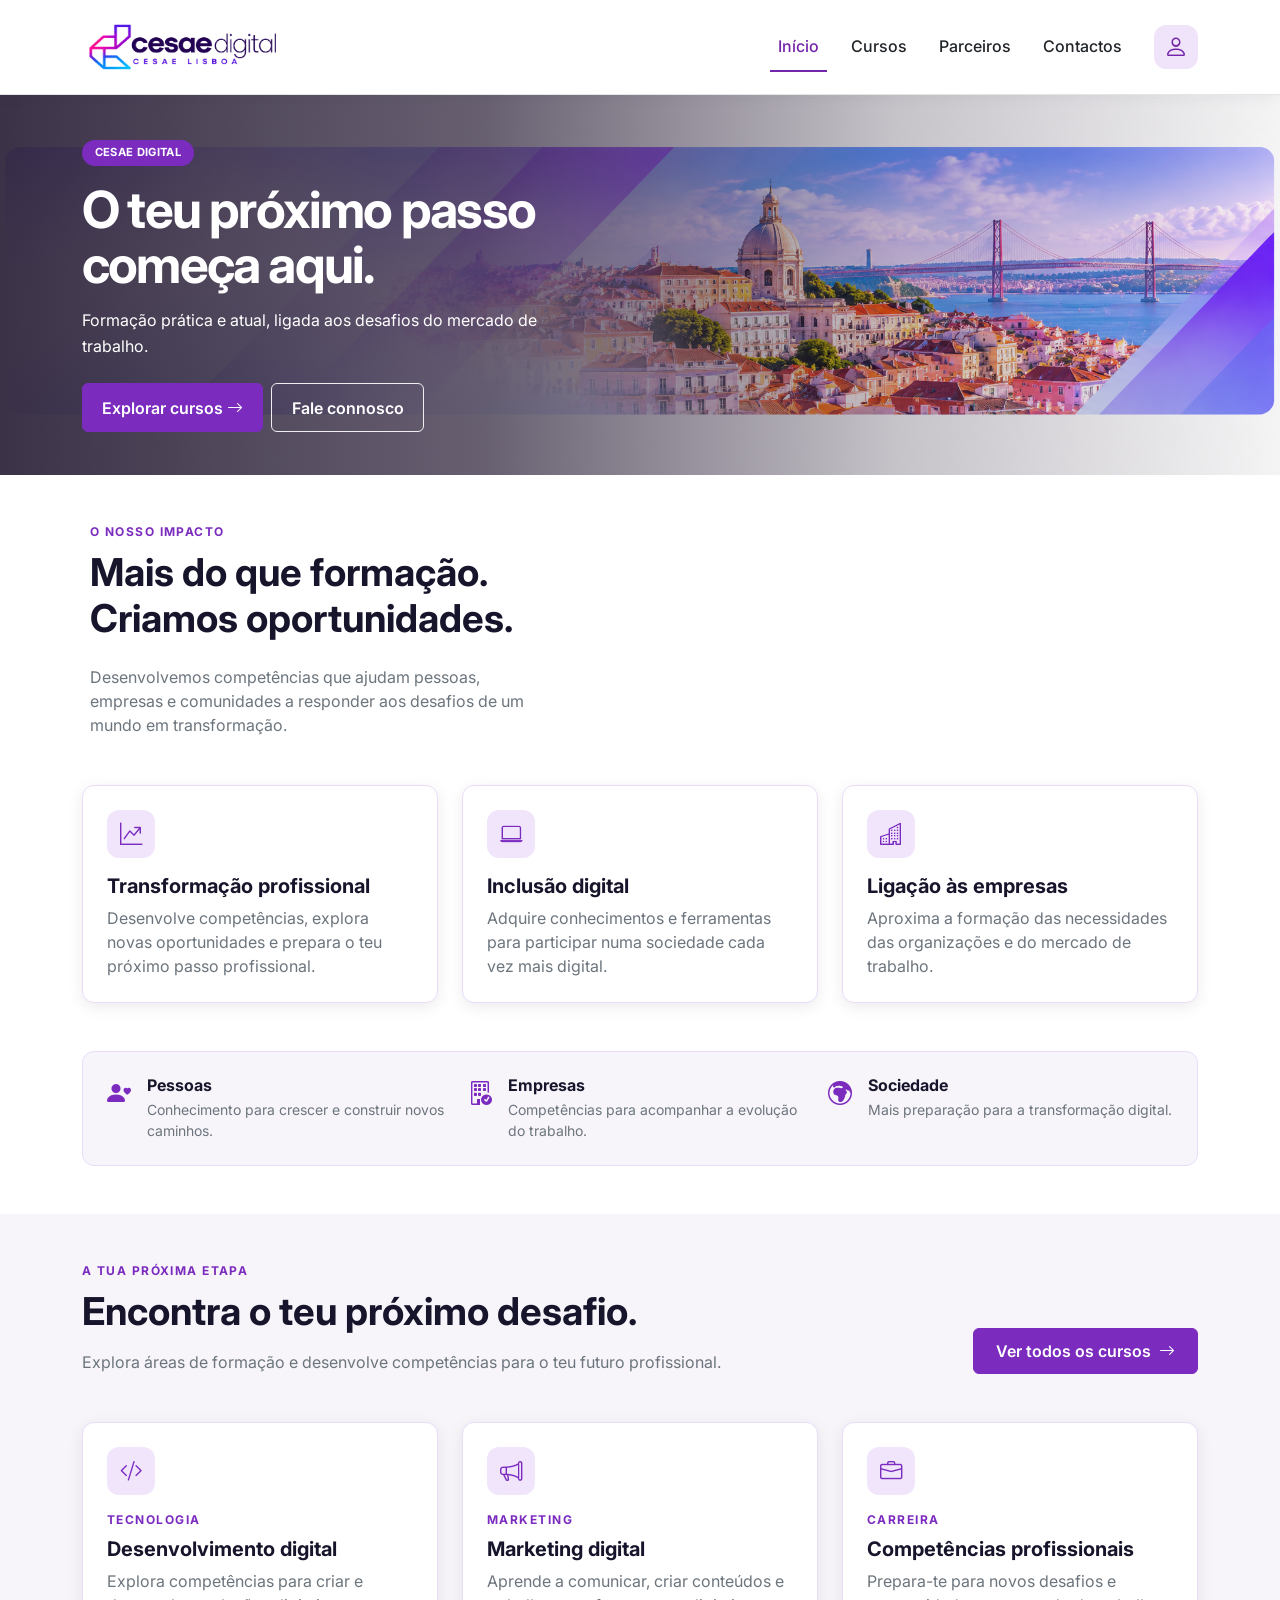
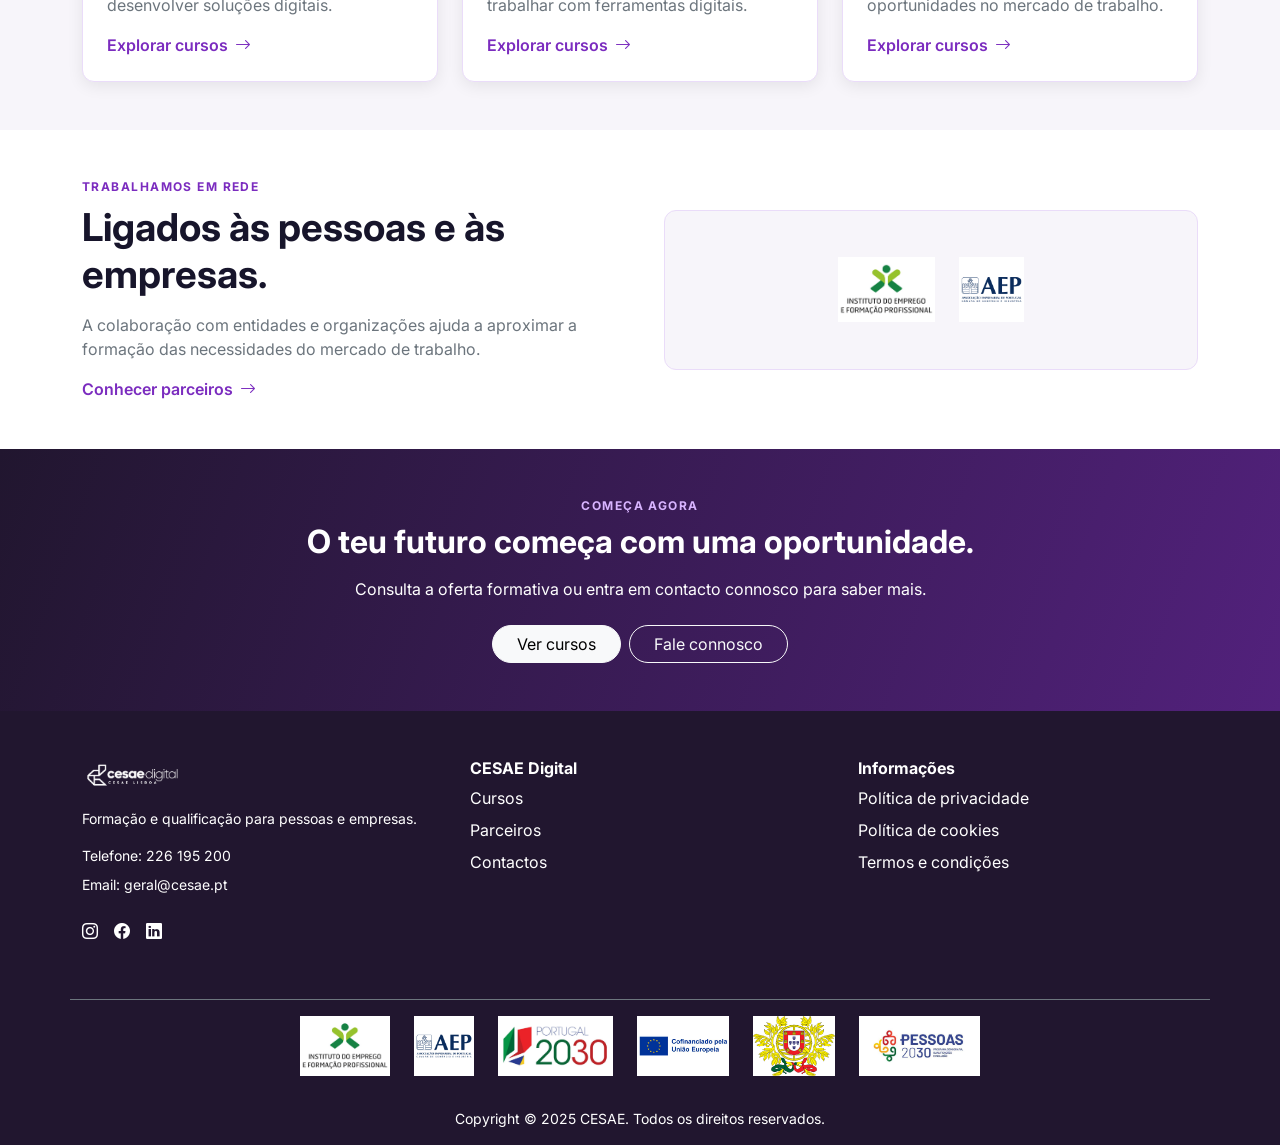
<file: index.html>
<!DOCTYPE html>
<html lang="pt">

<head>

    <meta charset="UTF-8">

    <meta name="viewport" content="width=device-width, initial-scale=1.0">

    <title>Home</title>
    <link rel="icon" href="images/icons/favicon.png" type="image/png">

    <!-- Fonte global: Inter, utilizada em todo o site -->
    <link href="https://fonts.googleapis.com/css2?family=Inter:wght@400;500;600;700;800&display=swap" rel="stylesheet">

    <!-- Bootstrap 5.3: grelha, componentes e utilitários de layout -->
    <link href="https://cdn.jsdelivr.net/npm/bootstrap@5.3.8/dist/css/bootstrap.min.css" rel="stylesheet">

    <!-- Bootstrap Icons: ícones de perfil, redes sociais e outros elementos -->
    <link href="https://cdn.jsdelivr.net/npm/bootstrap-icons@1.11.3/font/bootstrap-icons.min.css" rel="stylesheet">

    <!-- CSS global: estilos partilhados por todas as páginas -->
    <link rel="stylesheet" href="css/style.css">

    <!-- CSS específico: estilos exclusivos da página de cursos -->
    <link rel="stylesheet" href="css/index.css">

</head>

<body>


    <!-- ========================================
         1. NAVEGAÇÃO
    ========================================= -->

    <nav class="navbar navbar-expand-lg sticky-top bg-white">
        <div class="container">
            <a class="navbar-brand" href="index.html">
                <img src="images/icons/cesae-digital-logo1.png" alt="CESAE Digital" class="logo-cesae">
            </a>

            <button class="navbar-toggler" type="button" data-bs-toggle="collapse" data-bs-target="#mainNav"
                aria-controls="mainNav" aria-expanded="false" aria-label="Abrir menu">
                <span class="navbar-toggler-icon"></span>
            </button>

            <div class="collapse navbar-collapse" id="mainNav">
                <ul class="navbar-nav ms-auto align-items-lg-center gap-lg-3">
                    <li class="nav-item">
                        <a class="nav-link active" aria-current="page" href="index.html">Início</a>
                    </li>
                    <li class="nav-item">
                        <a class="nav-link" href="pages/cursos.html">Cursos</a>
                    </li>
                    <li class="nav-item">
                        <a class="nav-link" href="pages/parceiros.html">Parceiros</a>
                    </li>
                    <li class="nav-item">
                        <a class="nav-link" href="pages/contactos.html">Contactos</a>
                    </li>
                    <li class="nav-item">
                        <a class="btn-login ms-lg-2" href="pages/login.html" aria-label="Área reservada">
                            <i class="bi bi-person" aria-hidden="true"></i>
                        </a>
                    </li>
                </ul>
            </div>
        </div>
    </nav>

    <!-- Fim da navegação -->



    <main>

        <!-- ========================================
             2. BANNER PRINCIPAL
        ========================================= -->

        <section class="home-hero" aria-labelledby="home-hero-title">
            <img src="images/cursos/Header_Pag_Cursos.png" alt="" aria-hidden="true" class="home-hero-image">

            <div class="home-hero-overlay"></div>

            <div class="container home-hero-content">
                <div class="row">
                    <div class="col-12 col-md-8 col-lg-6">
                        <span class="badge rounded-pill mb-3">
                            CESAE DIGITAL
                        </span>

                        <h1 id="home-hero-title" class="fw-bold mb-3">
                            O teu próximo passo começa aqui.
                        </h1>

                        <p class="mb-4">
                            Formação prática e atual, ligada aos desafios do mercado de trabalho.
                        </p>

                        <div class="d-flex flex-column flex-sm-row gap-2">
                            <a href="pages/cursos.html" class="btn btn-brand">
                                Explorar cursos
                                <i class="bi bi-arrow-right ms-1" aria-hidden="true"></i>
                            </a>

                            <a href="pages/contactos.html" class="btn btn-outline-light">
                                Fale connosco
                            </a>
                        </div>
                    </div>
                </div>
            </div>
        </section>

        <!-- ========================================
             3. IMPACTO INSTITUCIONAL
        ========================================= -->

        <section class="home-impact py-4 py-lg-5">

            <div class="container">

                <div class="container align-items-end g-3 mb-4 mb-lg-5">

                    <div class="col-12 col-lg-7">
                        <p class="section-label mb-2">O NOSSO IMPACTO</p>

                        <h2 class="section-title fw-bold mb-0">
                            Mais do que formação.
                            <span class="d-block">Criamos oportunidades.</span>
                        </h2>
                    </div>
                    <br>
                    <div class="col-12 col-lg-5">
                        <p class="text-secondary mb-0">
                            Desenvolvemos competências que ajudam pessoas,
                            empresas e comunidades a responder aos desafios
                            de um mundo em transformação.
                        </p>
                    </div>

                </div>


                <div class="row row-cols-1 row-cols-md-3 g-3 g-lg-4 mb-4 mb-lg-5">

                    <div class="col">
                        <article class="impact-card h-100 p-3 p-lg-4">

                            <div class="impact-icon mb-3">
                                <i class="bi bi-graph-up-arrow" aria-hidden="true"></i>
                            </div>

                            <h3 class="h5 fw-bold">Transformação profissional</h3>

                            <p class="text-secondary mb-0">
                                Desenvolve competências, explora novas oportunidades
                                e prepara o teu próximo passo profissional.
                            </p>

                        </article>
                    </div>

                    <div class="col">
                        <article class="impact-card h-100 p-3 p-lg-4">

                            <div class="impact-icon mb-3">
                                <i class="bi bi-laptop" aria-hidden="true"></i>
                            </div>

                            <h3 class="h5 fw-bold">Inclusão digital</h3>

                            <p class="text-secondary mb-0">
                                Adquire conhecimentos e ferramentas para participar
                                numa sociedade cada vez mais digital.
                            </p>

                        </article>
                    </div>

                    <div class="col">
                        <article class="impact-card h-100 p-3 p-lg-4">

                            <div class="impact-icon mb-3">
                                <i class="bi bi-buildings" aria-hidden="true"></i>
                            </div>

                            <h3 class="h5 fw-bold">Ligação às empresas</h3>

                            <p class="text-secondary mb-0">
                                Aproxima a formação das necessidades das organizações
                                e do mercado de trabalho.
                            </p>

                        </article>
                    </div>

                </div>


                <!-- Pessoas, empresas e sociedade -->

                <div class="impact-strip p-3 p-lg-4">

                    <div class="row g-3">

                        <div class="col-12 col-md-4">
                            <div class="d-flex gap-3 align-items-start">
                                <i class="bi bi-person-heart impact-strip-icon" aria-hidden="true"></i>

                                <div>
                                    <h3 class="h6 fw-bold mb-1">Pessoas</h3>
                                    <p class="small text-secondary mb-0">
                                        Conhecimento para crescer e construir novos caminhos.
                                    </p>
                                </div>
                            </div>
                        </div>

                        <div class="col-12 col-md-4">
                            <div class="d-flex gap-3 align-items-start">
                                <i class="bi bi-building-check impact-strip-icon" aria-hidden="true"></i>

                                <div>
                                    <h3 class="h6 fw-bold mb-1">Empresas</h3>
                                    <p class="small text-secondary mb-0">
                                        Competências para acompanhar a evolução do trabalho.
                                    </p>
                                </div>
                            </div>
                        </div>

                        <div class="col-12 col-md-4">
                            <div class="d-flex gap-3 align-items-start">
                                <i class="bi bi-globe-europe-africa impact-strip-icon" aria-hidden="true"></i>

                                <div>
                                    <h3 class="h6 fw-bold mb-1">Sociedade</h3>
                                    <p class="small text-secondary mb-0">
                                        Mais preparação para a transformação digital.
                                    </p>
                                </div>
                            </div>
                        </div>

                    </div>
                </div>

            </div>
        </section>


        <!-- ========================================
             4. CURSOS EM DESTAQUE
             Uma única secção de formação.
        ========================================= -->

        <section class="home-courses py-4 py-lg-5">

            <div class="container">

                <div class="row align-items-end g-3 mb-4 mb-lg-5">

                    <div class="col-12 col-lg-8">
                        <p class="section-label mb-2">A TUA PRÓXIMA ETAPA</p>

                        <h2 class="section-title fw-bold mb-3">
                            Encontra o teu próximo desafio.
                        </h2>

                        <p class="text-secondary mb-0">
                            Explora áreas de formação e desenvolve competências
                            para o teu futuro profissional.
                        </p>
                    </div>

                    <div class="col-12 col-lg-4 text-lg-end">
                        <a href="pages/cursos.html" class="btn btn-brand">
                            Ver todos os cursos
                            <i class="bi bi-arrow-right ms-1" aria-hidden="true"></i>
                        </a>
                    </div>

                </div>


                <div class="row row-cols-1 row-cols-sm-2 row-cols-lg-3 g-3 g-lg-4">

                    <div class="col">
                        <article class="course-card h-100 p-3 p-lg-4">

                            <div class="course-icon mb-3">
                                <i class="bi bi-code-slash" aria-hidden="true"></i>
                            </div>

                            <p class="section-label mb-2">TECNOLOGIA</p>

                            <h3 class="h5 fw-bold">Desenvolvimento digital</h3>

                            <p class="text-secondary">
                                Explora competências para criar e desenvolver soluções digitais.
                            </p>

                            <a href="pages/cursos.html" class="card-link">
                                Explorar cursos
                                <i class="bi bi-arrow-right" aria-hidden="true"></i>
                            </a>

                        </article>
                    </div>

                    <div class="col">
                        <article class="course-card h-100 p-3 p-lg-4">

                            <div class="course-icon mb-3">
                                <i class="bi bi-megaphone" aria-hidden="true"></i>
                            </div>

                            <p class="section-label mb-2">MARKETING</p>

                            <h3 class="h5 fw-bold">Marketing digital</h3>

                            <p class="text-secondary">
                                Aprende a comunicar, criar conteúdos e trabalhar
                                com ferramentas digitais.
                            </p>

                            <a href="pages/cursos.html" class="card-link">
                                Explorar cursos
                                <i class="bi bi-arrow-right" aria-hidden="true"></i>
                            </a>

                        </article>
                    </div>

                    <div class="col">
                        <article class="course-card h-100 p-3 p-lg-4">

                            <div class="course-icon mb-3">
                                <i class="bi bi-briefcase" aria-hidden="true"></i>
                            </div>

                            <p class="section-label mb-2">CARREIRA</p>

                            <h3 class="h5 fw-bold">Competências profissionais</h3>

                            <p class="text-secondary">
                                Prepara-te para novos desafios e oportunidades
                                no mercado de trabalho.
                            </p>

                            <a href="pages/cursos.html" class="card-link">
                                Explorar cursos
                                <i class="bi bi-arrow-right" aria-hidden="true"></i>
                            </a>

                        </article>
                    </div>

                </div>

            </div>
        </section>


        <!-- ========================================
             5. PARCERIAS
        ========================================= -->

        <section class="home-partners py-4 py-lg-5">

            <div class="container">

                <div class="row align-items-center g-4 g-lg-5">

                    <div class="col-12 col-lg-6">

                        <p class="section-label mb-2">TRABALHAMOS EM REDE</p>

                        <h2 class="section-title fw-bold mb-3">
                            Ligados às pessoas e às empresas.
                        </h2>

                        <p class="text-secondary mb-3">
                            A colaboração com entidades e organizações ajuda
                            a aproximar a formação das necessidades do mercado
                            de trabalho.
                        </p>

                        <a href="pages/parceiros.html" class="card-link">
                            Conhecer parceiros
                            <i class="bi bi-arrow-right" aria-hidden="true"></i>
                        </a>

                    </div>

                    <div class="col-12 col-lg-6">

                        <div class="partner-logos d-flex flex-wrap align-items-center
                                    justify-content-center gap-4 p-4">

                            <img src="images/footer/iefp.png" alt="IEFP" loading="lazy">

                            <img src="images/footer/aep.png" alt="AEP" loading="lazy">

                        </div>

                    </div>

                </div>

            </div>
        </section>


        <!-- ========================================
             6. CHAMADA PARA AÇÃO
        ========================================= -->

        <section class="home-cta py-4 py-lg-5 text-center text-white">

            <div class="container">

                <p class="cta-label mb-2">COMEÇA AGORA</p>

                <h2 class="fw-bold mb-3">
                    O teu futuro começa com uma oportunidade.
                </h2>

                <p class="mx-auto mb-4">
                    Consulta a oferta formativa ou entra em contacto connosco
                    para saber mais.
                </p>

                <div class="d-flex flex-column flex-sm-row justify-content-center gap-2">

                    <a href="pages/cursos.html" class="btn btn-light rounded-pill px-4">
                        Ver cursos
                    </a>

                    <a href="pages/contactos.html" class="btn btn-outline-light rounded-pill px-4">
                        Fale connosco
                    </a>

                </div>

            </div>
        </section>

    </main>


    <!-- ========================================
         7. RODAPÉ
    ========================================= -->

    <footer class="footer-cesae text-white">

        <div class="container py-4 py-lg-5">

            <div class="row g-4 g-lg-5">

                <!-- Contactos -->

                <div class="col-12 col-md-5 col-lg-4">

                    <img src="images/icons/cesae-digital-logo-white.png" alt="CESAE Digital" class="footer-logo mb-3">

                    <p class="small">
                        Formação e qualificação para pessoas e empresas.
                    </p>

                    <address class="small">
                        Telefone:
                        <a href="tel:+351226195200" class="footer-link">
                            226 195 200
                        </a>
                        <br>

                        Email:
                        <a href="mailto:geral@cesae.pt" class="footer-link">
                            geral@cesae.pt
                        </a>
                    </address>

                    <nav aria-label="Redes sociais" class="d-flex gap-3">

                        <a href="https://www.instagram.com/cesae.digital" target="_blank" class="footer-link"
                            aria-label="Instagram">
                            <i class="bi bi-instagram" aria-hidden="true"></i>
                        </a>

                        <a href="https://www.facebook.com/CesaeDigital" target="_blank" " class=" footer-link"
                            aria-label="Facebook">
                            <i class="bi bi-facebook" aria-hidden="true"></i>
                        </a>

                        <a href="https://www.linkedin.com/school/cesae-digital/posts/?feedView=all" target="_blank"
                            class="footer-link" aria-label="LinkedIn">
                            <i class="bi bi-linkedin" aria-hidden="true"></i>
                        </a>

                    </nav>

                </div>


                <!-- Navegação -->

                <nav class="col-6 col-md-3 col-lg-4" aria-label="Navegação do rodapé">

                    <h2 class="h6 fw-bold">CESAE Digital</h2>

                    <ul class="list-unstyled footer-list">
                        <li><a href="pages/cursos.html" class="footer-link">Cursos</a></li>
                        <li><a href="pages/parceiros.html" class="footer-link">Parceiros</a></li>
                        <li><a href="pages/contactos.html" class="footer-link">Contactos</a></li>
                    </ul>

                </nav>


                <!-- Informação legal -->

                <nav class="col-6 col-md-4 col-lg-4" aria-label="Informação legal">

                    <h2 class="h6 fw-bold">Informações</h2>

                    <ul class="list-unstyled footer-list">
                        <li><a href="https://www.cesaedigital.pt/fldrSite/pages/privacyPolicy.aspx" target="_blank"
                                class="footer-link">Política de
                                privacidade</a></li>
                        <li><a href="https://www.cesaedigital.pt/fldrSite/pages/cookies.aspx" target="_blank"
                                class="footer-link">Política de
                                cookies</a></li>
                        <li><a href="https://www.cesaedigital.pt/fldrSite/pages/termsAndConditions.aspx" target="_blank"
                                class="footer-link">Termos
                                e condições</a></li>
                    </ul>

                </nav>

            </div>
        </div>


        <!-- Entidades institucionais -->

        <div class="container border-top border-secondary py-3">

            <div class="d-flex flex-wrap justify-content-center align-items-center gap-4">

                <img src="images/footer/iefp.png" alt="IEFP" class="footer-institutional-logo" loading="lazy">

                <img src="images/footer/aep.png" alt="AEP" class="footer-institutional-logo" loading="lazy">

                <img src="images/footer/apoio-1.png" alt="Entidade institucional" class="footer-institutional-logo"
                    loading="lazy">

                <img src="images/footer/apoio-2.png" alt="Entidade institucional" class="footer-institutional-logo"
                    loading="lazy">

                <img src="images/footer/apoio-3.png" alt="Entidade institucional" class="footer-institutional-logo"
                    loading="lazy">

                <img src="images/footer/apoio-4.png" alt="Entidade institucional" class="footer-institutional-logo"
                    loading="lazy">

            </div>

        </div>


        <div class="container text-center py-3">

            <p class="small mb-0">
                Copyright © 2025 CESAE. Todos os direitos reservados.
            </p>

        </div>

    </footer>


    <!-- Bootstrap JavaScript -->

    <script src="https://cdn.jsdelivr.net/npm/bootstrap@5.3.8/dist/js/bootstrap.bundle.min.js"></script>

</body>

</html>
</file>
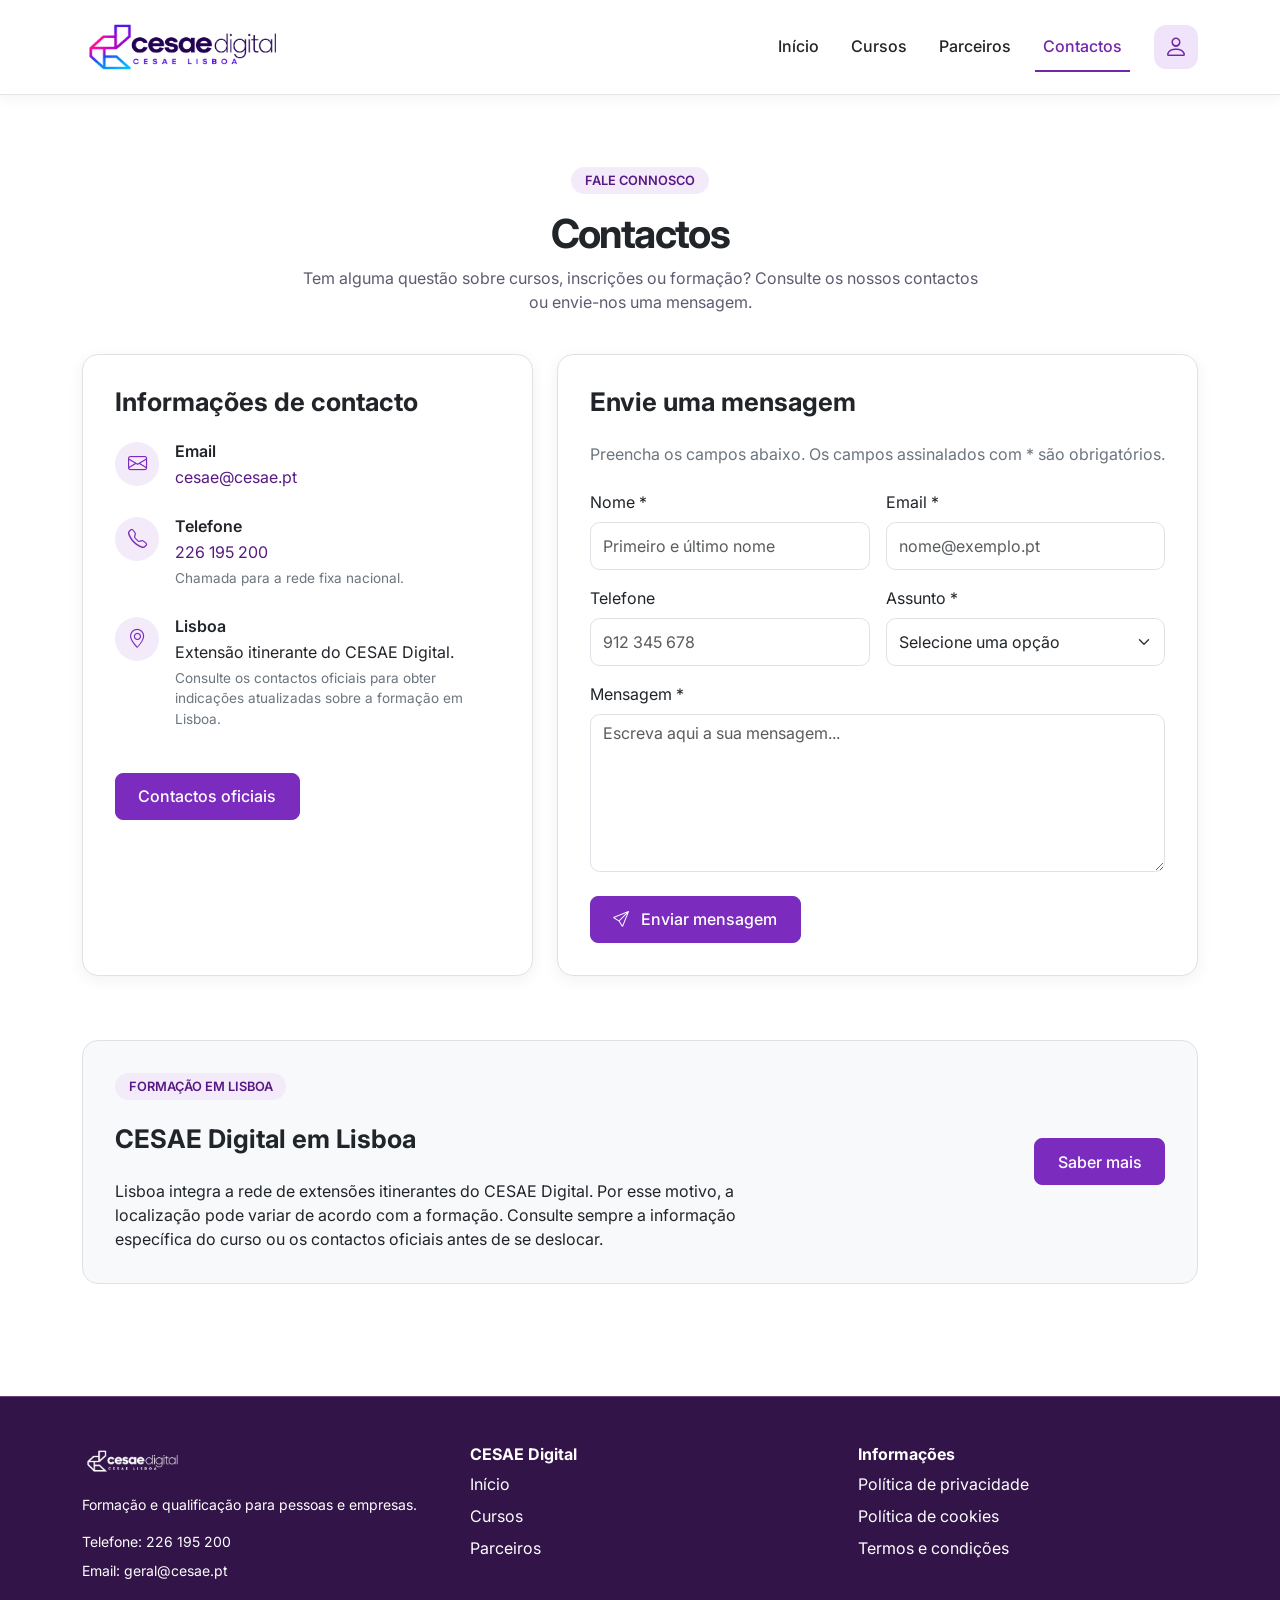
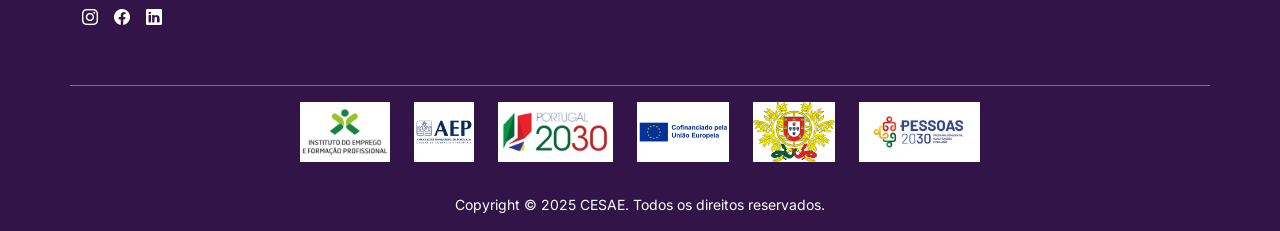
<file: pages/contactos.html>
<!doctype html>
<html lang="pt-PT">

<head>
    <meta charset="UTF-8">

    <meta name="viewport" content="width=device-width, initial-scale=1.0">

    <meta name="description"
        content="Contactos do CESAE Digital Lisboa. Consulte os contactos gerais ou envie uma mensagem.">

    <title>Contactos | CESAE Digital</title>

    <link rel="icon" href="../images/icons/favicon.png" type="image/png">

    <!-- Fonte global: Inter, utilizada em todo o site -->
    <link href="https://fonts.googleapis.com/css2?family=Inter:wght@400;500;600;700;800&display=swap" rel="stylesheet">

    <!-- Bootstrap 5.3: grelha, componentes e utilitários de layout -->
    <link href="https://cdn.jsdelivr.net/npm/bootstrap@5.3.8/dist/css/bootstrap.min.css" rel="stylesheet">

    <!-- Bootstrap Icons: ícones de perfil, redes sociais e outros elementos -->
    <link href="https://cdn.jsdelivr.net/npm/bootstrap-icons@1.11.3/font/bootstrap-icons.min.css" rel="stylesheet">

    <!-- CSS global: estilos partilhados por todas as páginas -->
    <link rel="stylesheet" href="../css/style.css">

    <!-- CSS próprio -->
    <link rel="stylesheet" href="../css/contactos.css">
</head>


<body>

    <!-- ========================================
        NABVAR
    ========================================= -->

    <nav class="navbar navbar-expand-lg sticky-top bg-white">
        <div class="container">
            <a class="navbar-brand" href="../index.html">
                <img src="../images/icons/cesae-digital-logo1.png" alt="CESAE Digital" class="logo-cesae">
            </a>

            <button class="navbar-toggler" type="button" data-bs-toggle="collapse" data-bs-target="#mainNav"
                aria-controls="mainNav" aria-expanded="false" aria-label="Abrir menu">
                <span class="navbar-toggler-icon"></span>
            </button>

            <div class="collapse navbar-collapse" id="mainNav">
                <ul class="navbar-nav ms-auto align-items-lg-center gap-lg-3">
                    <li class="nav-item">
                        <a class="nav-link" href="../index.html">Início</a>
                    </li>
                    <li class="nav-item">
                        <a class="nav-link" href="cursos.html">Cursos</a>
                    </li>
                    <li class="nav-item">
                        <a class="nav-link" href="parceiros.html">Parceiros</a>
                    </li>
                    <li class="nav-item">
                        <a class="nav-link active" href="contactos.html">Contactos</a>
                    </li>
                    <li class="nav-item">
                        <a class="btn-login ms-lg-2" href="login.html" aria-label="Área reservada">
                            <i class="bi bi-person" aria-hidden="true"></i>
                        </a>
                    </li>
                </ul>
            </div>
        </div>
    </nav>

    <!-- Fim da navbar -->


    <!-- ========================================
         CONTEÚDO PRINCIPAL
         ======================================== -->

    <main class="container pb-5">


        <!-- Cabeçalho -->
        <header class="page-header">

            <span class="eyebrow">
                FALE CONNOSCO
            </span>

            <h1>
                Contactos
            </h1>

            <p>
                Tem alguma questão sobre cursos, inscrições ou formação?
                Consulte os nossos contactos ou envie-nos uma mensagem.
            </p>

        </header>


        <!-- Contactos + formulário -->
        <section class="section-block" aria-labelledby="contactos-title">

            <div class="row g-4 align-items-stretch">


                <!-- Informações -->
                <div class="col-12 col-lg-5">

                    <article class="contact-card h-100">

                        <h2 id="contactos-title" class="section-heading">
                            Informações de contacto
                        </h2>


                        <!-- Email -->
                        <div class="contact-item">

                            <span class="contact-icon" aria-hidden="true">
                                <i class="bi bi-envelope"></i>
                            </span>

                            <div>

                                <h3>
                                    Email
                                </h3>

                                <a href="mailto:cesae@cesae.pt">
                                    cesae@cesae.pt
                                </a>

                            </div>

                        </div>

                        <!-- Telefone -->
                        <div class="contact-item">

                            <span class="contact-icon" aria-hidden="true">
                                <i class="bi bi-telephone"></i>
                            </span>

                            <div>

                                <h3>
                                    Telefone
                                </h3>

                                <a href="tel:+351226195200">
                                    226 195 200
                                </a>

                                <p class="contact-note">
                                    Chamada para a rede fixa nacional.
                                </p>

                            </div>

                        </div>


                        <!-- Lisboa -->
                        <div class="contact-item">

                            <span class="contact-icon" aria-hidden="true">
                                <i class="bi bi-geo-alt"></i>
                            </span>

                            <div>

                                <h3>
                                    Lisboa
                                </h3>

                                <p class="mb-1">
                                    Extensão itinerante do CESAE Digital.
                                </p>

                                <p class="contact-note">
                                    Consulte os contactos oficiais para obter
                                    indicações atualizadas sobre a formação em
                                    Lisboa.
                                </p>

                            </div>

                        </div>


                        <a class="btn btn-brand mt-3" href="https://www.cesaedigital.pt/fldrSite/pages/contact.aspx"
                            target="_blank" rel="noopener noreferrer">
                            Contactos oficiais
                        </a>

                    </article>

                </div>


                <!-- Formulário -->
                <div class="col-12 col-lg-7">

                    <article class="contact-card h-100">

                        <h2 class="section-heading">
                            Envie uma mensagem
                        </h2>

                        <p class="form-intro">
                            Preencha os campos abaixo.
                            Os campos assinalados com * são obrigatórios.
                        </p>


                        <form action="mailto:cesae@cesae.pt?subject=Contacto%20Website%20CESAE%20Lisboa" method="post"
                            enctype="text/plain">

                            <div class="row g-3">


                                <!-- Nome -->
                                <div class="col-12 col-md-6">

                                    <label for="nome" class="form-label">
                                        Nome *
                                    </label>

                                    <input type="text" class="form-control" id="nome" name="Nome"
                                        placeholder="Primeiro e último nome" autocomplete="name" required>

                                </div>


                                <!-- Email -->
                                <div class="col-12 col-md-6">

                                    <label for="email" class="form-label">
                                        Email *
                                    </label>

                                    <input type="email" class="form-control" id="email" name="Email"
                                        placeholder="nome@exemplo.pt" autocomplete="email" required>

                                </div>


                                <!-- Telefone -->
                                <div class="col-12 col-md-6">

                                    <label for="telefone" class="form-label">
                                        Telefone
                                    </label>

                                    <input type="tel" class="form-control" id="telefone" name="Telefone"
                                        placeholder="912 345 678" autocomplete="tel">

                                </div>


                                <!-- Assunto -->
                                <div class="col-12 col-md-6">

                                    <label for="assunto" class="form-label">
                                        Assunto *
                                    </label>

                                    <select class="form-select" id="assunto" name="Assunto" required>

                                        <option value="" selected disabled>
                                            Selecione uma opção
                                        </option>

                                        <option value="Cursos e formação">
                                            Cursos e formação
                                        </option>

                                        <option value="Inscrições">
                                            Inscrições
                                        </option>

                                        <option value="Empresas e parcerias">
                                            Empresas e parcerias
                                        </option>

                                        <option value="Outro">
                                            Outro
                                        </option>

                                    </select>

                                </div>


                                <!-- Mensagem -->
                                <div class="col-12">

                                    <label for="mensagem" class="form-label">
                                        Mensagem *
                                    </label>

                                    <textarea class="form-control" id="mensagem" name="Mensagem" rows="6"
                                        placeholder="Escreva aqui a sua mensagem..." required></textarea>

                                </div>


                                <!-- Botão -->
                                <div class="col-12 mt-4">

                                    <button class="btn btn-brand" type="submit">
                                        <i class="bi bi-send me-2"></i>
                                        Enviar mensagem
                                    </button>

                                </div>

                            </div>

                        </form>

                    </article>

                </div>

            </div>

        </section>


        <!-- Informação Lisboa -->
        <section class="section-block location-section" aria-labelledby="lisboa-title">

            <div class="row align-items-center g-4">

                <div class="col-12 col-lg-8">

                    <span class="eyebrow">
                        FORMAÇÃO EM LISBOA
                    </span>

                    <h2 id="lisboa-title" class="section-heading mt-2">
                        CESAE Digital em Lisboa
                    </h2>

                    <p class="mb-0">
                        Lisboa integra a rede de extensões itinerantes do CESAE
                        Digital. Por esse motivo, a localização pode variar de
                        acordo com a formação. Consulte sempre a informação
                        específica do curso ou os contactos oficiais antes de se
                        deslocar.
                    </p>

                </div>


                <div class="col-12 col-lg-4 text-lg-end">

                    <a class="btn btn-brand" href="https://www.cesaedigital.pt/fldrSite/pages/contact.aspx"
                        target="_blank" rel="noopener noreferrer">
                        Saber mais
                    </a>

                </div>

            </div>

        </section>

    </main>


    <!-- ========================================
         FOOTER
         ======================================== -->

    <footer class="footer-cesae text-white">

        <div class="container py-4 py-lg-5">

            <div class="row g-4 g-lg-5">

                <!-- Contactos -->

                <div class="col-12 col-md-5 col-lg-4">

                    <img src="../images/icons/cesae-digital-logo-white.png" alt="CESAE Digital"
                        class="footer-logo mb-3">

                    <p class="small">
                        Formação e qualificação para pessoas e empresas.
                    </p>

                    <address class="small">
                        Telefone:
                        <a href="tel:+351226195200" class="footer-link">
                            226 195 200
                        </a>
                        <br>

                        Email:
                        <a href="mailto:geral@cesae.pt" class="footer-link">
                            geral@cesae.pt
                        </a>
                    </address>

                    <nav aria-label="Redes sociais" class="d-flex gap-3">

                        <a href="https://www.instagram.com/cesae.digital" target="_blank" class="footer-link"
                            aria-label="Instagram">
                            <i class="bi bi-instagram" aria-hidden="true"></i>
                        </a>

                        <a href="https://www.facebook.com/CesaeDigital" target="_blank" class="footer-link"
                            aria-label="Facebook">
                            <i class="bi bi-facebook" aria-hidden="true"></i>
                        </a>

                        <a href="https://www.linkedin.com/school/cesae-digital/posts/?feedView=all" target="_blank"
                            class="footer-link" aria-label="LinkedIn">
                            <i class="bi bi-linkedin" aria-hidden="true"></i>
                        </a>

                    </nav>

                </div>


                <!-- Navegação -->

                <nav class="col-6 col-md-3 col-lg-4" aria-label="Navegação do rodapé">

                    <h2 class="h6 fw-bold">CESAE Digital</h2>

                    <ul class="list-unstyled footer-list">
                        <li><a href="../index.html" class="footer-link">Início</a></li>
                        <li><a href="../pages/cursos.html" class="footer-link">Cursos</a></li>
                        <li><a href="../pages/parceiros.html" class="footer-link">Parceiros</a></li>
                    </ul>

                </nav>


                <!-- Informação legal -->

                <nav class="col-6 col-md-4 col-lg-4" aria-label="Informação legal">

                    <h2 class="h6 fw-bold">Informações</h2>

                    <ul class="list-unstyled footer-list">
                        <li><a href="https://www.cesaedigital.pt/fldrSite/pages/privacyPolicy.aspx" target="_blank"
                                class="footer-link">Política de privacidade</a></li>
                        <li><a href="https://www.cesaedigital.pt/fldrSite/pages/cookies.aspx" target="_blank"
                                class="footer-link">Política de cookies</a></li>
                        <li><a href="https://www.cesaedigital.pt/fldrSite/pages/termsAndConditions.aspx" target="_blank"
                                class="footer-link">Termos e condições</a></li>
                    </ul>

                </nav>

            </div>
        </div>


        <!-- Entidades institucionais -->

        <div class="container border-top border-secondary py-3">

            <div class="d-flex flex-wrap justify-content-center align-items-center gap-4">

                <img src="../images/footer/iefp.png" alt="IEFP" class="footer-institutional-logo" loading="lazy">

                <img src="../images/footer/aep.png" alt="AEP" class="footer-institutional-logo" loading="lazy">

                <img src="../images/footer/apoio-1.png" alt="Entidade institucional" class="footer-institutional-logo"
                    loading="lazy">

                <img src="../images/footer/apoio-2.png" alt="Entidade institucional" class="footer-institutional-logo"
                    loading="lazy">

                <img src="../images/footer/apoio-3.png" alt="Entidade institucional" class="footer-institutional-logo"
                    loading="lazy">

                <img src="../images/footer/apoio-4.png" alt="Entidade institucional" class="footer-institutional-logo"
                    loading="lazy">

            </div>

        </div>


        <div class="container text-center py-3">

            <p class="small mb-0">
                Copyright © 2025 CESAE. Todos os direitos reservados.
            </p>

        </div>

    </footer>


    <!-- Bootstrap JavaScript -->

    <script src="https://cdn.jsdelivr.net/npm/bootstrap@5.3.8/dist/js/bootstrap.bundle.min.js"></script>

</body>

</html>
</file>
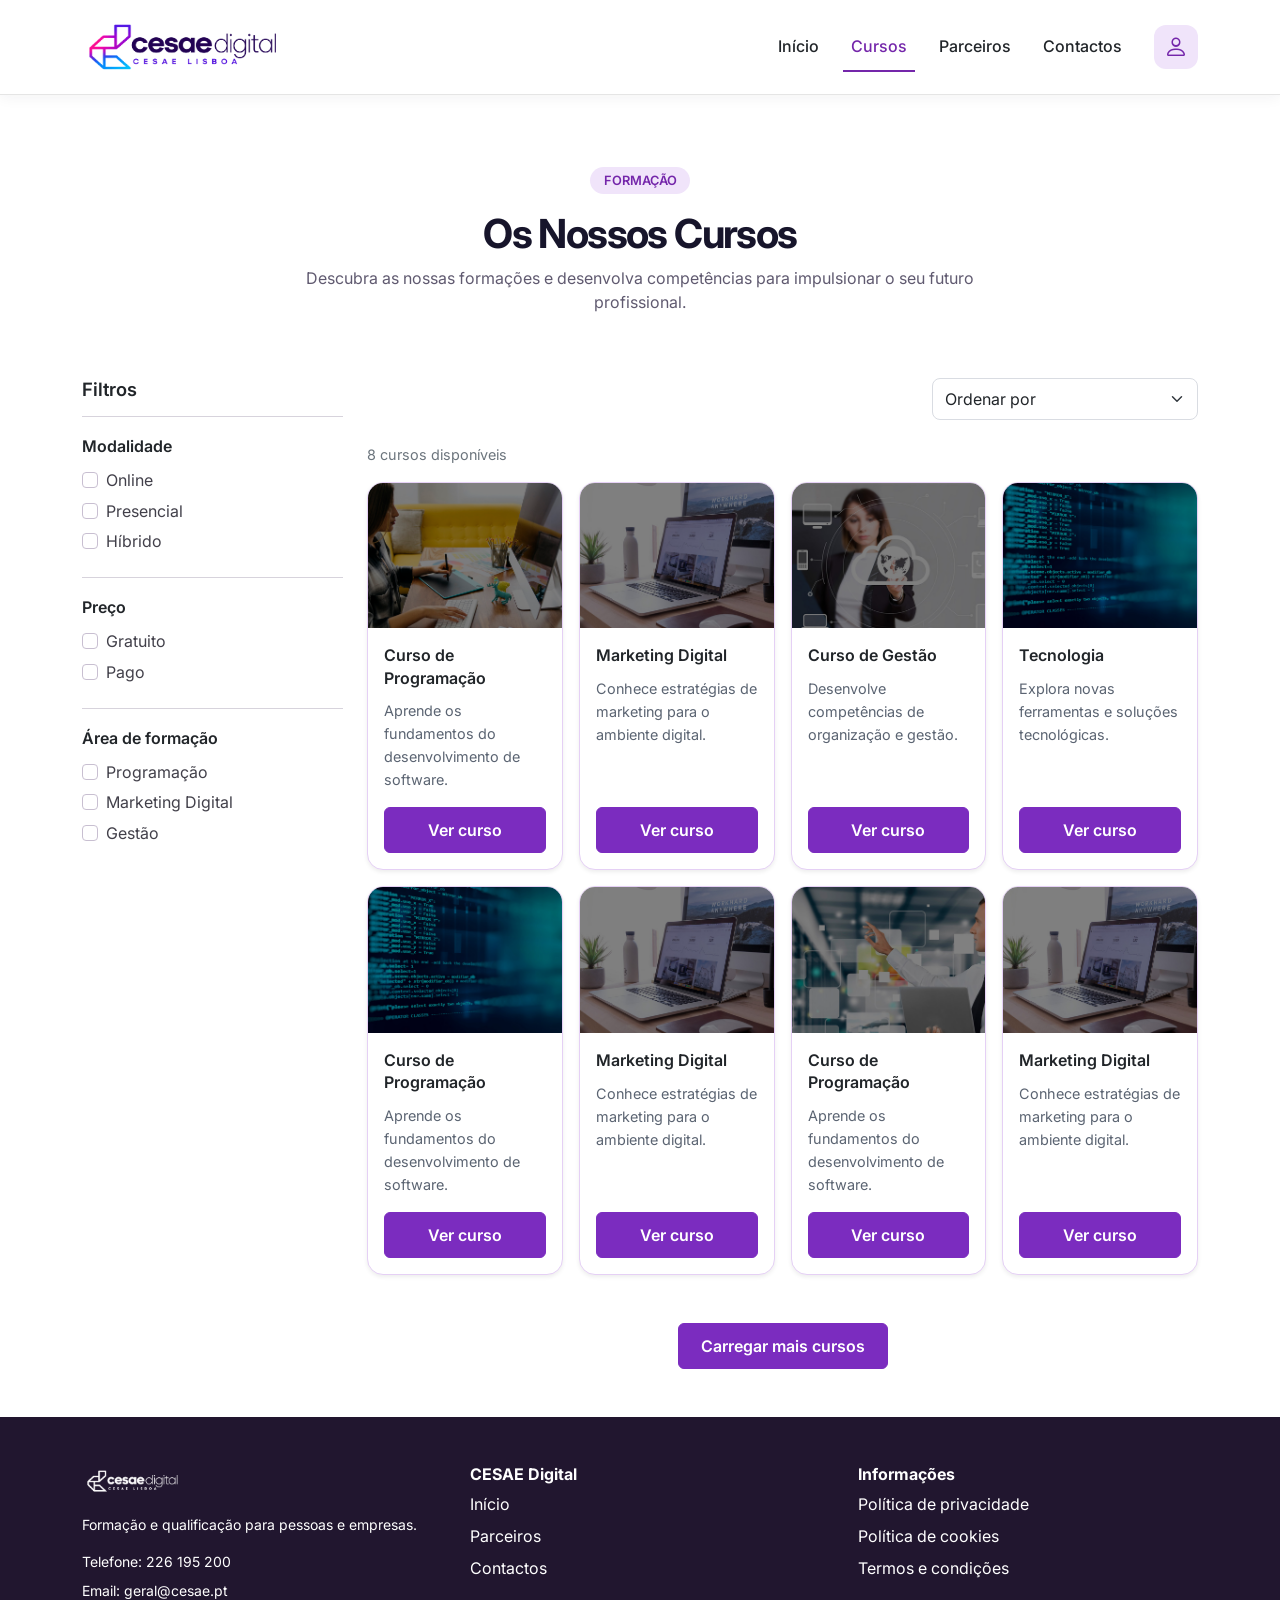
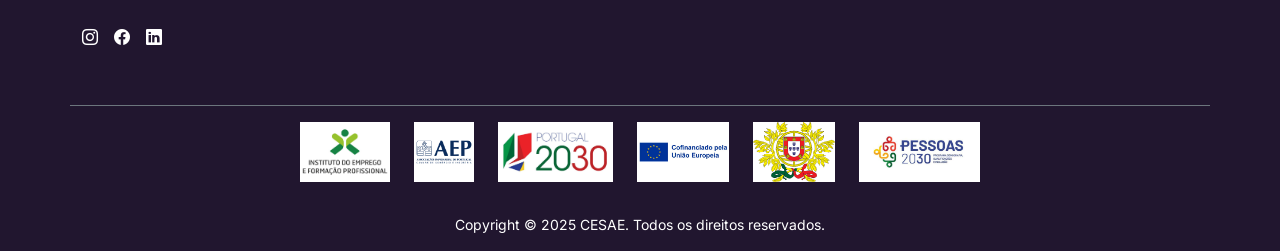
<file: pages/cursos.html>
<!DOCTYPE html>

<html lang="pt">

<head>

    <meta charset="UTF-8">

    <meta name="viewport" content="width=device-width, initial-scale=1.0">

    <title>CESAE Digital | Cursos</title>
    <link rel="icon" href="../images/icons/favicon.png" type="image/png">

    <!-- Fonte global: Inter, utilizada em todo o site -->
    <link href="https://fonts.googleapis.com/css2?family=Inter:wght@400;500;600;700;800&display=swap" rel="stylesheet">

    <!-- Bootstrap 5.3: grelha, componentes e utilitários de layout -->
    <link href="https://cdn.jsdelivr.net/npm/bootstrap@5.3.8/dist/css/bootstrap.min.css" rel="stylesheet">

    <!-- Bootstrap Icons: ícones de perfil, redes sociais e outros elementos -->
    <link href="https://cdn.jsdelivr.net/npm/bootstrap-icons@1.11.3/font/bootstrap-icons.min.css" rel="stylesheet">

    <!-- CSS global: estilos partilhados por todas as páginas -->
    <link rel="stylesheet" href="../css/style.css">

    <!-- CSS específico: estilos exclusivos da página de cursos -->
    <link rel="stylesheet" href="../css/cursos.css">

</head>

<body>

    <!-- Barra de navegação -->

    <nav class="navbar navbar-expand-lg sticky-top">
        <div class="container">
            <a class="navbar-brand" href="../index.html"><img src="../images/icons/cesae-digital-logo1.png"
                    alt="CESAE Digital" class="logo-cesae" /></a>
            <button class="navbar-toggler" type="button" data-bs-toggle="collapse" data-bs-target="#mainNav"
                aria-controls="mainNav" aria-expanded="false" aria-label="Abrir menu">
                <span class="navbar-toggler-icon"></span>
            </button>
            <div class="collapse navbar-collapse" id="mainNav">
                <ul class="navbar-nav ms-auto align-items-lg-center gap-lg-3">
                    <li class="nav-item">
                        <a class="nav-link" href="../index.html">Início</a>
                    </li>
                    <li class="nav-item">
                        <a class="nav-link active" aria-current="page" href="cursos.html">Cursos</a>
                    </li>
                    <li class="nav-item">
                        <a class="nav-link" href="parceiros.html">Parceiros</a>
                    </li>
                    <li class="nav-item">
                        <a class="nav-link" href="contactos.html">Contactos</a>
                    </li>

                    <li class="nav-item">
                        <a class="btn-login ms-lg-2 mt-2 mt-lg-0" href="login.html" aria-label="Área reservada">
                            <i class="bi bi-person" aria-hidden="true"></i>
                        </a>
                    </li>
                </ul>
            </div>
        </div>
    </nav>

    <!-- Fim da Barra de Navegação -->

    <!-- Header da página de cursos -->
    <header class="page-header">
        <span class="eyebrow">FORMAÇÃO</span>

        <h1>Os Nossos Cursos</h1>

        <p>
            Descubra as nossas formações e desenvolva competências
            para impulsionar o seu futuro profissional.
        </p>
    </header>



    <!-- Conteúdo dos Cursos -->

    <div class="container cursos-content mt-4 mb-5">

        <div class="row g-4">

            <!-- Sidebar de Filtros -->

            <aside class="col-12 col-md-3">

                <!-- Botão visível apenas em ecrãs pequenos -->

                <button class="btn btn-outline-secondary d-md-none w-100" type="button" data-bs-toggle="collapse"
                    data-bs-target="#filtrosCursos" aria-expanded="false" aria-controls="filtrosCursos">

                    Filtros

                </button>

                <!-- Conteúdo dos filtros -->

                <div class="collapse d-md-block" id="filtrosCursos">

                    <h5 class="mb-3">Filtros</h5>

                    <hr>

                    <!-- Modalidade -->

                    <div class="mb-4">

                        <h6>Modalidade</h6>

                        <div class="form-check">

                            <input class="form-check-input" type="checkbox" id="online">

                            <label class="form-check-label" for="online">Online</label>

                        </div>

                        <div class="form-check">

                            <input class="form-check-input" type="checkbox" id="presencial">

                            <label class="form-check-label" for="presencial">Presencial</label>

                        </div>

                        <div class="form-check">

                            <input class="form-check-input" type="checkbox" id="hibrido">

                            <label class="form-check-label" for="hibrido">Híbrido</label>

                        </div>

                    </div>

                    <hr>

                    <!-- Preço -->

                    <div class="mb-4">

                        <h6>Preço</h6>

                        <div class="form-check">

                            <input class="form-check-input" type="checkbox" id="gratuito">

                            <label class="form-check-label" for="gratuito">Gratuito</label>

                        </div>

                        <div class="form-check">

                            <input class="form-check-input" type="checkbox" id="pago">

                            <label class="form-check-label" for="pago">Pago</label>

                        </div>

                    </div>

                    <hr>

                    <!-- Área de formação -->

                    <div class="mb-4">

                        <h6>Área de formação</h6>

                        <div class="form-check">

                            <input class="form-check-input" type="checkbox" id="programacao">

                            <label class="form-check-label" for="programacao">Programação</label>

                        </div>

                        <div class="form-check">

                            <input class="form-check-input" type="checkbox" id="marketing">

                            <label class="form-check-label" for="marketing">Marketing Digital</label>

                        </div>

                        <div class="form-check">

                            <input class="form-check-input" type="checkbox" id="gestao">

                            <label class="form-check-label" for="gestao">Gestão</label>

                        </div>

                    </div>

                </div>

            </aside>

            <!-- Fim da Sidebar -->

            <!-- Lista de Cursos -->

            <main class="col-12 col-md-9">

                <!-- Ordenação -->

                <div class="row g-3 align-items-center mb-4">

                    <div class="col-12 col-lg-4 ms-auto">

                        <select class="form-select" aria-label="Ordenar cursos">

                            <option selected>Ordenar por</option>

                            <option value="nome">Nome (A–Z)</option>

                            <option value="recentes">Mais recentes</option>

                        </select>

                    </div>

                </div>

                <!-- Quantidade de Cursos -->

                <p class="text-secondary mb-3">8 cursos disponíveis</p>

                <!-- Grelha de Cards -->

                <div class="row row-cols-2 row-cols-md-2 row-cols-xl-4 g-3">

                    <!-- Curso 1 -->

                    <div class="col">

                        <div class="card h-100 rounded-4 shadow-sm">

                            <div class="ratio ratio-4x3">
                                <img src="../images/cursos/Aplicações Informáticas de Gestão.jpg"
                                    class="w-100 h-100 object-fit-cover" alt="Curso de programação">
                            </div>

                            <div class="card-body d-flex flex-column p-3">

                                <h5 class="card-title">Curso de Programação</h5>

                                <p class="card-text mb-3">

                                    Aprende os fundamentos do desenvolvimento

                                    de software.

                                </p>

                                <a href="#" class="btn-brand mt-auto text-center">
                                    Ver curso

                                </a>

                            </div>

                        </div>

                    </div>

                    <!-- Curso 2 -->

                    <div class="col">

                        <div class="card h-100 rounded-4 shadow-sm">

                            <div class="ratio ratio-4x3">
                                <img src="../images/cursos/Marketing Digital.jpg" class="w-100 h-100 object-fit-cover"
                                    alt="Curso de marketing digital">
                            </div>

                            <div class="card-body d-flex flex-column p-3">

                                <h5 class="card-title">Marketing Digital</h5>

                                <p class="card-text mb-3">

                                    Conhece estratégias de marketing para

                                    o ambiente digital.

                                </p>

                                <a href="#" class="btn-brand mt-auto text-center">

                                    Ver curso

                                </a>

                            </div>

                        </div>

                    </div>

                    <!-- Curso 3 -->

                    <div class="col">

                        <div class="card h-100 rounded-4 shadow-sm">

                            <div class="ratio ratio-4x3">
                                <img src="../images/cursos/AWS RE-START.jpg" class="w-100 h-100 object-fit-cover"
                                    alt="Curso de gestão">
                            </div>

                            <div class="card-body d-flex flex-column p-3">

                                <h5 class="card-title">Curso de Gestão</h5>

                                <p class="card-text mb-3">

                                    Desenvolve competências de organização

                                    e gestão.

                                </p>

                                <a href="#" class="btn-brand mt-auto text-center">

                                    Ver curso

                                </a>

                            </div>

                        </div>

                    </div>

                    <!-- Curso 4 -->

                    <div class="col">

                        <div class="card h-100 rounded-4 shadow-sm">

                            <div class="ratio ratio-4x3">
                                <img src="../images/cursos/Cibersegurança.jpg" class="w-100 h-100 object-fit-cover"
                                    alt="Curso de tecnologia">
                            </div>

                            <div class="card-body d-flex flex-column p-3">

                                <h5 class="card-title">Tecnologia</h5>

                                <p class="card-text mb-3">

                                    Explora novas ferramentas e soluções

                                    tecnológicas.

                                </p>

                                <a href="#" class="btn-brand mt-auto text-center">

                                    Ver curso

                                </a>

                            </div>

                        </div>

                    </div>

                    <!-- Curso 5 -->

                    <div class="col">

                        <div class="card h-100 rounded-4 shadow-sm">

                            <div class="ratio ratio-4x3">
                                <img src="../images/cursos/Cibersegurança.jpg" class="w-100 h-100 object-fit-cover"
                                    alt="Curso de programação">
                            </div>

                            <div class="card-body d-flex flex-column p-3">

                                <h5 class="card-title">Curso de Programação</h5>

                                <p class="card-text mb-3">

                                    Aprende os fundamentos do desenvolvimento

                                    de software.

                                </p>

                                <a href="#" class="btn-brand mt-auto text-center">

                                    Ver curso

                                </a>

                            </div>

                        </div>

                    </div>

                    <!-- Curso 6 -->

                    <div class="col">

                        <div class="card h-100 rounded-4 shadow-sm">

                            <div class="ratio ratio-4x3">
                                <img src="../images/cursos/Marketing Digital.jpg" class="w-100 h-100 object-fit-cover"
                                    alt="Curso de marketing digital">
                            </div>

                            <div class="card-body d-flex flex-column p-3">

                                <h5 class="card-title">Marketing Digital</h5>

                                <p class="card-text mb-3">

                                    Conhece estratégias de marketing para

                                    o ambiente digital.

                                </p>

                                <a href="#" class="btn-brand mt-auto text-center">

                                    Ver curso

                                </a>

                            </div>

                        </div>

                    </div>

                    <!-- Curso 7 -->

                    <div class="col">

                        <div class="card h-100 rounded-4 shadow-sm">

                            <div class="ratio ratio-4x3">
                                <img src="../images/cursos/Fortinet.jpg" class="w-100 h-100 object-fit-cover"
                                    alt="Curso de programação">
                            </div>

                            <div class="card-body d-flex flex-column p-3">

                                <h5 class="card-title">Curso de Programação</h5>

                                <p class="card-text mb-3">

                                    Aprende os fundamentos do desenvolvimento

                                    de software.

                                </p>

                                <a href="#" class="btn-brand mt-auto text-center">

                                    Ver curso

                                </a>

                            </div>

                        </div>

                    </div>

                    <!-- Curso 8 -->

                    <div class="col">

                        <div class="card h-100 rounded-4 shadow-sm">

                            <div class="ratio ratio-4x3">
                                <img src="../images/cursos/Marketing Digital.jpg" class="w-100 h-100 object-fit-cover"
                                    alt="Curso de marketing digital">
                            </div>

                            <div class="card-body d-flex flex-column p-3">

                                <h5 class="card-title">Marketing Digital</h5>

                                <p class="card-text mb-3">

                                    Conhece estratégias de marketing para

                                    o ambiente digital.

                                </p>

                                <a href="#" class="btn-brand mt-auto text-center">

                                    Ver curso

                                </a>

                            </div>

                        </div>

                    </div>

                </div>

                <!-- Carregar Mais Cursos -->

                <div class="text-center mt-5">

                    <button type="button" class="btn-brand mt-auto">

                        Carregar mais cursos

                    </button>

                </div>

        </div>

        <!-- Fim da Grelha -->

        </main>

        <!-- Fim da Lista de Cursos -->

    </div>
    <!-- FOOTER CESAE DIGITAL -->

    <footer class="footer-cesae text-white">

        <div class="container py-4 py-lg-5">

            <div class="row g-4 g-lg-5">

                <!-- Contactos -->

                <div class="col-12 col-md-5 col-lg-4">

                    <img src="../images/icons/cesae-digital-logo-white.png" alt="CESAE Digital"
                        class="footer-logo mb-3">

                    <p class="small">
                        Formação e qualificação para pessoas e empresas.
                    </p>

                    <address class="small">
                        Telefone:
                        <a href="tel:+351226195200" class="footer-link">
                            226 195 200
                        </a>
                        <br>

                        Email:
                        <a href="mailto:geral@cesae.pt" class="footer-link">
                            geral@cesae.pt
                        </a>
                    </address>

                    <nav aria-label="Redes sociais" class="d-flex gap-3">

                        <a href="https://www.instagram.com/cesae.digital" target="_blank" class="footer-link"
                            aria-label="Instagram">
                            <i class="bi bi-instagram" aria-hidden="true"></i>
                        </a>

                        <a href="https://www.facebook.com/CesaeDigital" target="_blank" class="footer-link"
                            aria-label="Facebook">
                            <i class="bi bi-facebook" aria-hidden="true"></i>
                        </a>

                        <a href="https://www.linkedin.com/school/cesae-digital/posts/?feedView=all" target="_blank"
                            class="footer-link" aria-label="LinkedIn">
                            <i class="bi bi-linkedin" aria-hidden="true"></i>
                        </a>

                    </nav>

                </div>


                <!-- Navegação -->

                <nav class="col-6 col-md-3 col-lg-4" aria-label="Navegação do rodapé">

                    <h2 class="h6 fw-bold">CESAE Digital</h2>

                    <ul class="list-unstyled footer-list">
                        <li><a href="../index.html" class="footer-link">Início</a></li>
                        <li><a href="../pages/parceiros.html" class="footer-link">Parceiros</a></li>
                        <li><a href="../pages/contactos.html" class="footer-link">Contactos</a></li>
                    </ul>

                </nav>


                <!-- Informação legal -->

                <nav class="col-6 col-md-4 col-lg-4" aria-label="Informação legal">

                    <h2 class="h6 fw-bold">Informações</h2>

                    <ul class="list-unstyled footer-list">
                        <li><a href="https://www.cesaedigital.pt/fldrSite/pages/privacyPolicy.aspx" target="_blank"
                                class="footer-link">Política de
                                privacidade</a></li>
                        <li><a href="https://www.cesaedigital.pt/fldrSite/pages/cookies.aspx" target="_blank"
                                class="footer-link">Política de
                                cookies</a></li>
                        <li><a href="https://www.cesaedigital.pt/fldrSite/pages/termsAndConditions.aspx" target="_blank"
                                class="footer-link">Termos
                                e condições</a></li>
                    </ul>

                </nav>

            </div>
        </div>


        <!-- Entidades institucionais -->

        <div class="container border-top border-secondary py-3">

            <div class="d-flex flex-wrap justify-content-center align-items-center gap-4">

                <img src="../images/footer/iefp.png" alt="IEFP" class="footer-institutional-logo" loading="lazy">

                <img src="../images/footer/aep.png" alt="AEP" class="footer-institutional-logo" loading="lazy">

                <img src="../images/footer/apoio-1.png" alt="Entidade institucional" class="footer-institutional-logo"
                    loading="lazy">

                <img src="../images/footer/apoio-2.png" alt="Entidade institucional" class="footer-institutional-logo"
                    loading="lazy">

                <img src="../images/footer/apoio-3.png" alt="Entidade institucional" class="footer-institutional-logo"
                    loading="lazy">

                <img src="../images/footer/apoio-4.png" alt="Entidade institucional" class="footer-institutional-logo"
                    loading="lazy">

            </div>

        </div>


        <div class="container text-center py-3">

            <p class="small mb-0">
                Copyright © 2025 CESAE. Todos os direitos reservados.
            </p>

        </div>

    </footer>

    <!-- Fim do Conteúdo dos Cursos -->

    <!-- Bootstrap JavaScript -->

    <script src="https://cdn.jsdelivr.net/npm/bootstrap@5.3.8/dist/js/bootstrap.bundle.min.js"
        integrity="sha384-FKyoEForCGlyvwx9Hj09JcYn3nv7wiPVlz7YYwJrWVcXK/BmnVDxM+D2scQbITxI"
        crossorigin="anonymous"></script>

</body>

</html>
</file>
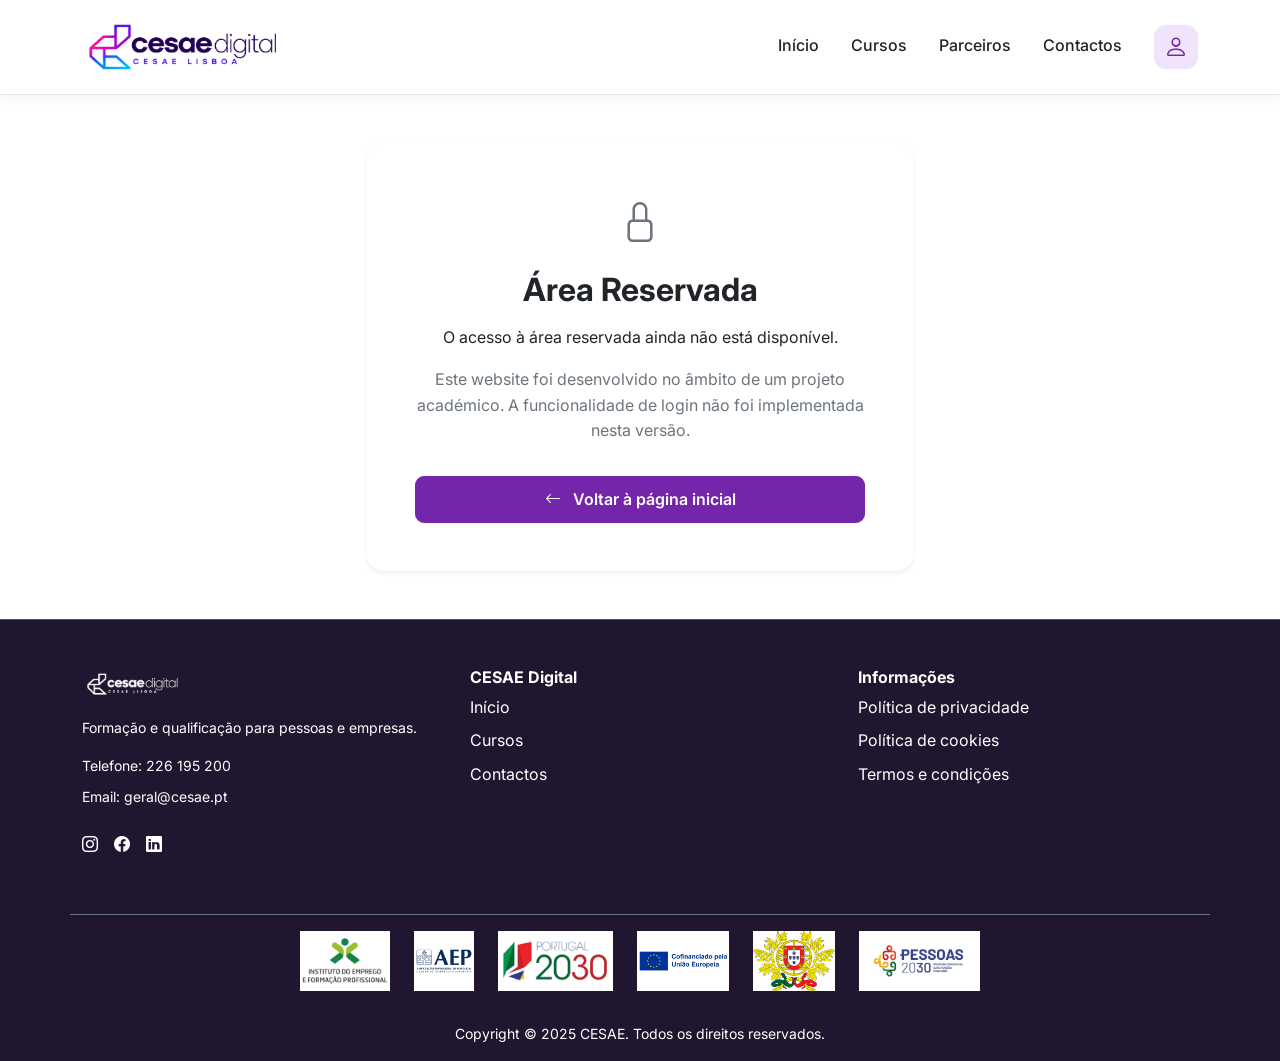
<file: pages/login.html>
<!doctype html>
<html lang="pt">

<head>
  <meta charset="UTF-8" />
  <meta name="viewport" content="width=device-width, initial-scale=1.0" />
  <title>Área Reservada | CESAE Digital</title>

  <link rel="icon" href="../images/icons/favicon.png" type="image/png">

  <!-- Fonte global: Inter, utilizada em todo o site -->
  <link href="https://fonts.googleapis.com/css2?family=Inter:wght@400;500;600;700;800&display=swap" rel="stylesheet">

  <!-- Bootstrap 5.3: grelha, componentes e utilitários de layout -->
  <link href="https://cdn.jsdelivr.net/npm/bootstrap@5.3.8/dist/css/bootstrap.min.css" rel="stylesheet">

  <!-- Bootstrap Icons: ícones de perfil, redes sociais e outros elementos -->
  <link href="https://cdn.jsdelivr.net/npm/bootstrap-icons@1.11.3/font/bootstrap-icons.min.css" rel="stylesheet">

  <!-- CSS global: estilos partilhados por todas as páginas -->
  <link rel="stylesheet" href="../css/style.css">

  <link rel="stylesheet" href="../css/parceiros.css" />
</head>

<body>
  <nav class="navbar navbar-expand-lg sticky-top">
    <div class="container">
      <a class="navbar-brand" href="../index.html">
        <img src="../images/icons/cesae-digital-logo1.png" alt="CESAE Digital" class="logo-cesae" /></a>
      <button class="navbar-toggler" type="button" data-bs-toggle="collapse" data-bs-target="#mainNav"
        aria-controls="mainNav" aria-expanded="false" aria-label="Abrir menu">
        <span class="navbar-toggler-icon"></span>
      </button>
      <div class="collapse navbar-collapse" id="mainNav">
        <ul class="navbar-nav ms-auto align-items-lg-center gap-lg-3">
          <li class="nav-item">
            <a class="nav-link" href="../index.html">Início</a>
          </li>
          <li class="nav-item">
            <a class="nav-link" href="cursos.html">Cursos</a>
          </li>
          <li class="nav-item">
            <a class="nav-link" href="parceiros.html">Parceiros</a>
          </li>
          <li class="nav-item">
            <a class="nav-link" href="contactos.html">Contactos</a>
          </li>

          <li class="nav-item">
            <a class="btn-login ms-lg-2 mt-2 mt-lg-0" href="login.html" aria-label="Área reservada">
              <i class="bi bi-person"></i>
            </a>
          </li>
        </ul>
      </div>
    </div>
  </nav>

  <main class="container py-5">
    <div class="row justify-content-center">
      <div class="col-12 col-md-8 col-lg-6">

        <section class="card border-0 shadow-sm rounded-4 text-center p-4 p-md-5" aria-labelledby="login-title">

          <i class="bi bi-lock fs-1 text-secondary mb-3" aria-hidden="true"></i>

          <h1 id="login-title" class="h2 fw-bold mb-3">
            Área Reservada
          </h1>

          <p>
            O acesso à área reservada ainda não está disponível.
          </p>

          <p class="text-secondary">
            Este website foi desenvolvido no âmbito de um projeto académico.
            A funcionalidade de login não foi implementada nesta versão.
          </p>

          <a href="../index.html" class="btn btn-brand mt-3">
            <i class="bi bi-arrow-left me-2" aria-hidden="true"></i>
            Voltar à página inicial
          </a>

        </section>

      </div>
    </div>
  </main>

  <footer class="footer-cesae text-white">

    <div class="container py-4 py-lg-5">

      <div class="row g-4 g-lg-5">

        <!-- Contactos -->

        <div class="col-12 col-md-5 col-lg-4">

          <img src="../images/icons/cesae-digital-logo-white.png" alt="CESAE Digital" class="footer-logo mb-3">

          <p class="small">
            Formação e qualificação para pessoas e empresas.
          </p>

          <address class="small">
            Telefone:
            <a href="tel:+351226195200" class="footer-link">
              226 195 200
            </a>
            <br>

            Email:
            <a href="mailto:geral@cesae.pt" class="footer-link">
              geral@cesae.pt
            </a>
          </address>

          <nav aria-label="Redes sociais" class="d-flex gap-3">

            <a href="https://www.instagram.com/cesae.digital/" class="footer-link" target="_blank"
              rel="noopener noreferrer" aria-label="Instagram">
              <i class="bi bi-instagram" aria-hidden="true"></i>
            </a>

            <a href="https://www.facebook.com/cesae.digital/" class="footer-link" target="_blank"
              rel="noopener noreferrer" aria-label="Facebook">
              <i class="bi bi-facebook" aria-hidden="true"></i>
            </a>

            <a href="https://www.linkedin.com/school/cesae-digital/" class="footer-link" target="_blank"
              rel="noopener noreferrer" aria-label="LinkedIn">
              <i class="bi bi-linkedin" aria-hidden="true"></i>
            </a>

          </nav>

        </div>


        <!-- Navegação -->

        <nav class="col-6 col-md-3 col-lg-4" aria-label="Navegação do rodapé">

          <h2 class="h6 fw-bold">CESAE Digital</h2>

          <ul class="list-unstyled footer-list">
            <li><a href="../index.html" class="footer-link">Início</a></li>
            <li><a href="../pages/cursos.html" class="footer-link">Cursos</a></li>
            <li><a href="../pages/contactos.html" class="footer-link">Contactos</a></li>
          </ul>

        </nav>


        <!-- Informação legal -->

        <nav class="col-6 col-md-4 col-lg-4" aria-label="Informação legal">

          <h2 class="h6 fw-bold">Informações</h2>

          <ul class="list-unstyled footer-list">
            <li><a href="https://www.cesaedigital.pt/fldrSite/pages/privacyPolicy.aspx" target="_blank"
                class="footer-link">Política de
                privacidade</a></li>
            <li><a href="https://www.cesaedigital.pt/fldrSite/pages/cookies.aspx" target="_blank"
                class="footer-link">Política de
                cookies</a></li>
            <li><a href="https://www.cesaedigital.pt/fldrSite/pages/termsAndConditions.aspx" target="_blank"
                class="footer-link">Termos
                e condições</a></li>
          </ul>

        </nav>

      </div>
    </div>


    <!-- Entidades institucionais -->

    <div class="container border-top border-secondary py-3">

      <div class="d-flex flex-wrap justify-content-center align-items-center gap-4">

        <img src="../images/footer/iefp.png" alt="IEFP" class="footer-institutional-logo" loading="lazy">

        <img src="../images/footer/aep.png" alt="AEP" class="footer-institutional-logo" loading="lazy">

        <img src="../images/footer/apoio-1.png" alt="Entidade institucional" class="footer-institutional-logo"
          loading="lazy">

        <img src="../images/footer/apoio-2.png" alt="Entidade institucional" class="footer-institutional-logo"
          loading="lazy">

        <img src="../images/footer/apoio-3.png" alt="Entidade institucional" class="footer-institutional-logo"
          loading="lazy">

        <img src="../images/footer/apoio-4.png" alt="Entidade institucional" class="footer-institutional-logo"
          loading="lazy">

      </div>

    </div>


    <div class="container text-center py-3">

      <p class="small mb-0">
        Copyright © 2025 CESAE. Todos os direitos reservados.
      </p>

    </div>

  </footer>
  <script src="https://cdn.jsdelivr.net/npm/bootstrap@5.3.8/dist/js/bootstrap.bundle.min.js"></script>
</body>

</html>
</file>
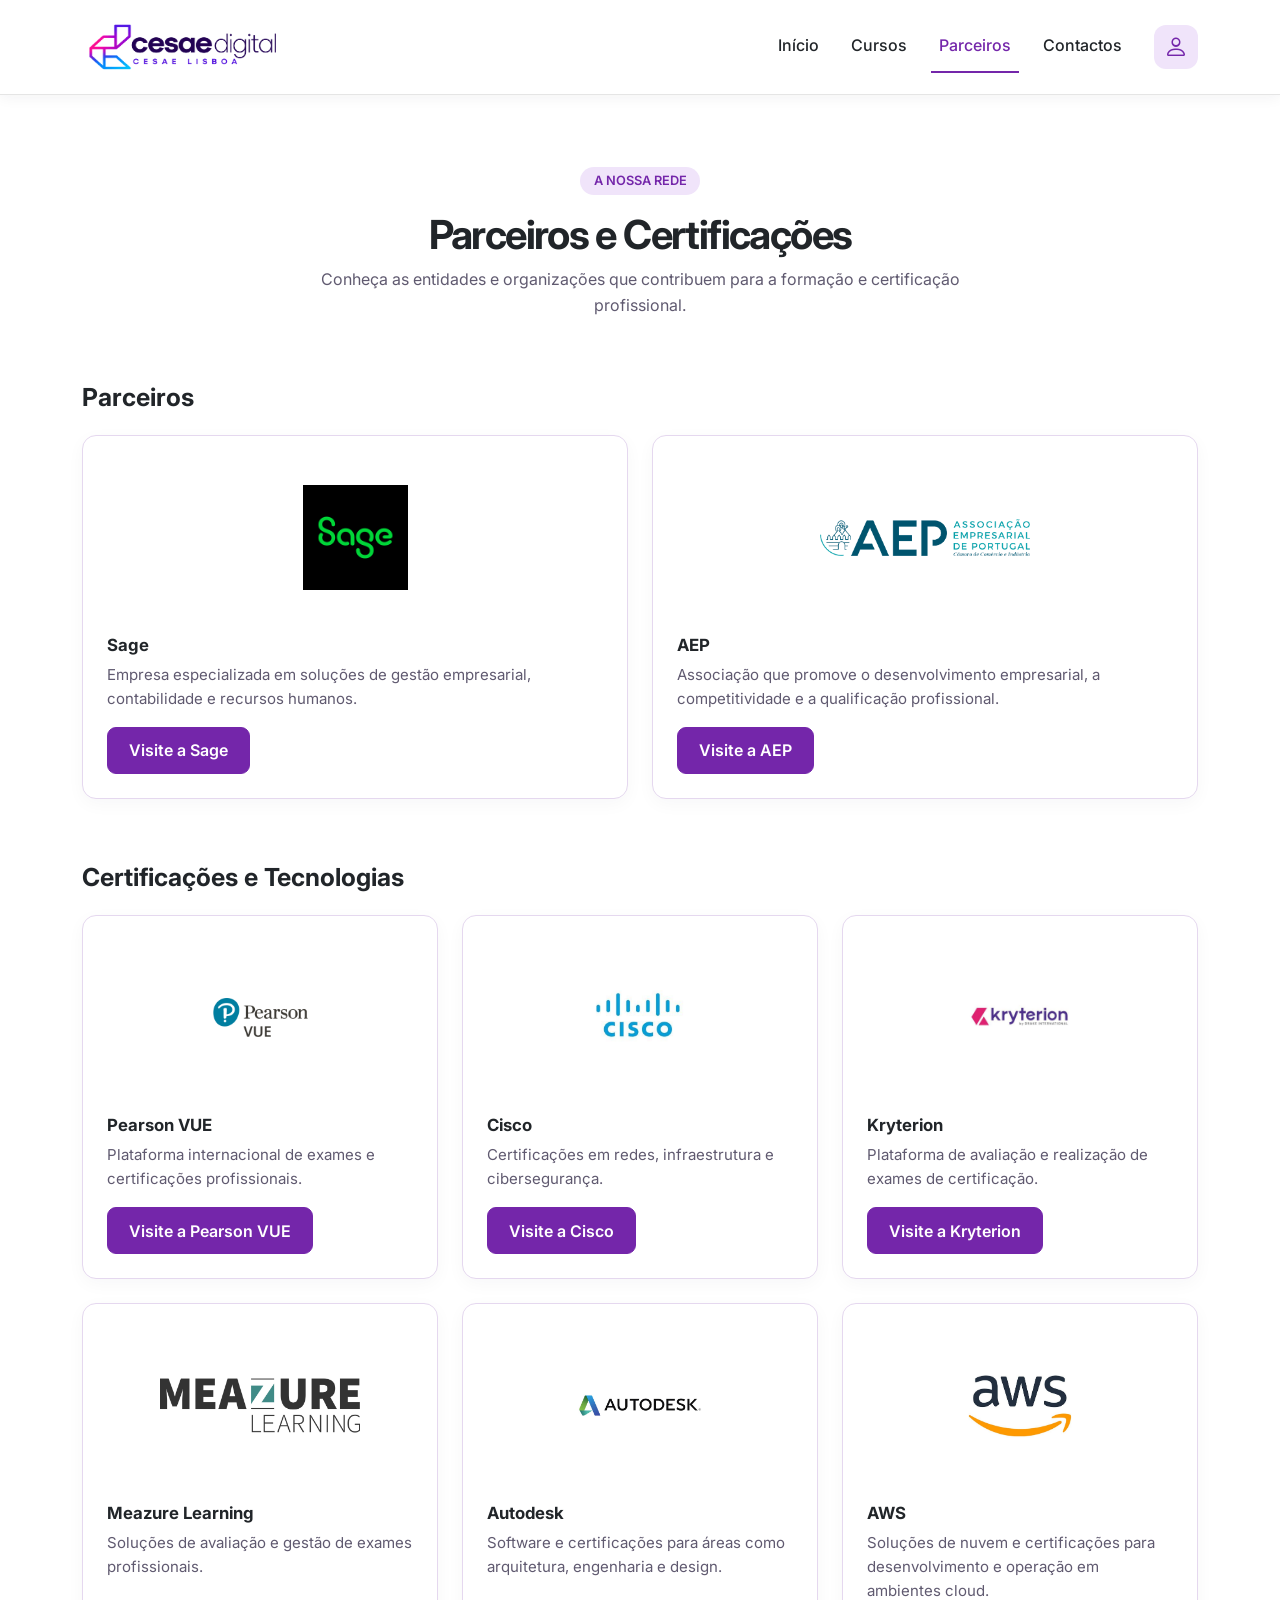
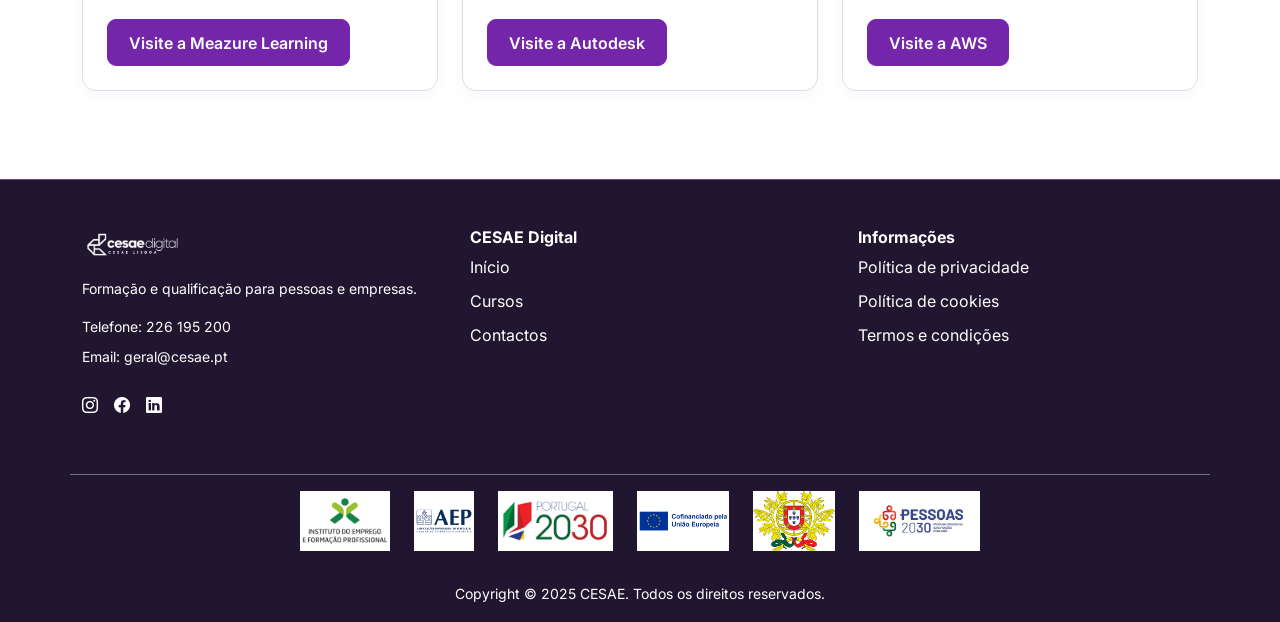
<file: pages/parceiros.html>
<!doctype html>
<html lang="pt">

<head>
  <meta charset="UTF-8" />
  <meta name="viewport" content="width=device-width, initial-scale=1.0" />
  <title>Parceiros e Certificações | CESAE Digital</title>

  <link rel="icon" href="../images/icons/favicon.png" type="image/png">

  <!-- Fonte global: Inter, utilizada em todo o site -->
  <link href="https://fonts.googleapis.com/css2?family=Inter:wght@400;500;600;700;800&display=swap" rel="stylesheet">

  <!-- Bootstrap 5.3: grelha, componentes e utilitários de layout -->
  <link href="https://cdn.jsdelivr.net/npm/bootstrap@5.3.8/dist/css/bootstrap.min.css" rel="stylesheet">

  <!-- Bootstrap Icons: ícones de perfil, redes sociais e outros elementos -->
  <link href="https://cdn.jsdelivr.net/npm/bootstrap-icons@1.11.3/font/bootstrap-icons.min.css" rel="stylesheet">

  <!-- CSS global: estilos partilhados por todas as páginas -->
  <link rel="stylesheet" href="../css/style.css">

  <link rel="stylesheet" href="../css/parceiros.css" />
</head>

<body>
  <nav class="navbar navbar-expand-lg sticky-top">
    <div class="container">
      <a class="navbar-brand" href="../index.html">
        <img src="../images/icons/cesae-digital-logo1.png" alt="CESAE Digital" class="logo-cesae" /></a>
      <button class="navbar-toggler" type="button" data-bs-toggle="collapse" data-bs-target="#mainNav"
        aria-controls="mainNav" aria-expanded="false" aria-label="Abrir menu">
        <span class="navbar-toggler-icon"></span>
      </button>
      <div class="collapse navbar-collapse" id="mainNav">
        <ul class="navbar-nav ms-auto align-items-lg-center gap-lg-3">
          <li class="nav-item">
            <a class="nav-link" href="../index.html">Início</a>
          </li>
          <li class="nav-item">
            <a class="nav-link" href="cursos.html">Cursos</a>
          </li>
          <li class="nav-item">
            <a class="nav-link active" aria-current="page" href="parceiros.html">Parceiros</a>
          </li>
          <li class="nav-item">
            <a class="nav-link" href="contactos.html">Contactos</a>
          </li>

          <li class="nav-item">
            <a class="btn-login ms-lg-2 mt-2 mt-lg-0" href="login.html" aria-label="Área reservada">
              <i class="bi bi-person"></i>
            </a>
          </li>
        </ul>
      </div>
    </div>
  </nav>
  <main class="container pb-5">
    <header class="page-header">
      <span class="eyebrow">A NOSSA REDE</span>
      <h1>Parceiros e Certificações</h1>
      <p>
        Conheça as entidades e organizações que contribuem para a formação e
        certificação profissional.
      </p>
    </header>
    <section class="section-block" aria-labelledby="partners-title">
      <h2 class="section-heading" id="partners-title">Parceiros</h2>
      <div class="row row-cols-1 row-cols-md-2 g-4">
        <div class="col">
          <article class="partner-card">
            <div class="logo-box">
              <img src="../images/parceiros/sage-logo.png" alt="Logótipo da Sage" />
            </div>
            <h3>Sage</h3>
            <p>
              Empresa especializada em soluções de gestão empresarial,
              contabilidade e recursos humanos.
            </p>

            <a href="https://www.sage.com/pt-pt/" target="_blank" rel="noopener noreferrer" class="btn btn-brand">Visite
              a Sage</a>
          </article>
        </div>
        <div class="col">
          <article class="partner-card">
            <div class="logo-box">
              <img src="../images/parceiros/aep-logo.png" alt="Logótipo da AEP" />
            </div>
            <h3>AEP</h3>
            <p>
              Associação que promove o desenvolvimento empresarial, a
              competitividade e a qualificação profissional.
            </p>
            <a class="btn btn-brand" target="_blank" rel="noopener noreferrer" href="https://www.aeportugal.pt/">
              Visite a AEP
            </a>
          </article>
        </div>
      </div>
    </section>
    <section class="section-block" aria-labelledby="certifications-title">
      <h2 class="section-heading" id="certifications-title">
        Certificações e Tecnologias
      </h2>
      <div class="row row-cols-1 row-cols-md-2 row-cols-lg-3 g-4">
        <div class="col">
          <article class="partner-card">
            <div class="logo-box">
              <img src="../images/parceiros/pearson-vue-logo.png" alt="Logótipo da Pearson VUE" />
            </div>
            <h3>Pearson VUE</h3>
            <p>
              Plataforma internacional de exames e certificações
              profissionais.
            </p>
            <a class="btn btn-brand" target="_blank" rel="noopener noreferrer" href="https://www.pearsonvue.com/">
              Visite a Pearson VUE
            </a>
          </article>
        </div>
        <div class="col">
          <article class="partner-card">
            <div class="logo-box">
              <img src="../images/parceiros/cisco-logo.jpg" alt="Logótipo da Cisco" />
            </div>
            <h3>Cisco</h3>
            <p>Certificações em redes, infraestrutura e cibersegurança.</p>
            <a class="btn btn-brand" target="_blank" rel="noopener noreferrer" href="https://www.cisco.com/">
              Visite a Cisco
            </a>
          </article>
        </div>
        <div class="col">
          <article class="partner-card">
            <div class="logo-box">
              <img src="../images/parceiros/kryterium-logo.jpg" alt="Logótipo da Kryterion" />
            </div>
            <h3>Kryterion</h3>
            <p>
              Plataforma de avaliação e realização de exames de certificação.
            </p>
            <a class="btn btn-brand" target="_blank" rel="noopener noreferrer" href="https://www.kryterion.com/">
              Visite a Kryterion
            </a>
          </article>
        </div>
        <div class="col">
          <article class="partner-card">
            <div class="logo-box">
              <img src="../images/parceiros/measure-logo.jpg" alt="Logótipo da Meazure Learning" />
            </div>
            <h3>Meazure Learning</h3>
            <p>Soluções de avaliação e gestão de exames profissionais.</p>
            <a class="btn btn-brand" target="_blank" rel="noopener noreferrer" href="https://www.meazurelearning.com/">
              Visite a Meazure Learning
            </a>
          </article>
        </div>
        <div class="col">
          <article class="partner-card">
            <div class="logo-box">
              <img src="../images/parceiros/autodesk-logo.jpg" alt="Logótipo da Autodesk" />
            </div>
            <h3>Autodesk</h3>
            <p>
              Software e certificações para áreas como arquitetura, engenharia
              e design.
            </p>
            <a class="btn btn-brand" target="_blank" rel="noopener noreferrer" href="https://www.autodesk.com/">
              Visite a Autodesk
            </a>
          </article>
        </div>
        <div class="col">
          <article class="partner-card">
            <div class="logo-box">
              <img src="../images/parceiros/aws-logo.jpg" alt="Logótipo da AWS" />
            </div>
            <h3>AWS</h3>
            <p>
              Soluções de nuvem e certificações para desenvolvimento e
              operação em ambientes cloud.
            </p>
            <a class="btn btn-brand" target="_blank" rel="noopener noreferrer" href="https://aws.amazon.com/">
              Visite a AWS
            </a>
          </article>
        </div>
      </div>
    </section>
  </main>

  <footer class="footer-cesae text-white">

    <div class="container py-4 py-lg-5">

      <div class="row g-4 g-lg-5">

        <!-- Contactos -->

        <div class="col-12 col-md-5 col-lg-4">

          <img src="../images/icons/cesae-digital-logo-white.png" alt="CESAE Digital" class="footer-logo mb-3">

          <p class="small">
            Formação e qualificação para pessoas e empresas.
          </p>

          <address class="small">
            Telefone:
            <a href="tel:+351226195200" class="footer-link">
              226 195 200
            </a>
            <br>

            Email:
            <a href="mailto:geral@cesae.pt" class="footer-link">
              geral@cesae.pt
            </a>
          </address>

          <nav aria-label="Redes sociais" class="d-flex gap-3">

            <a href="https://www.instagram.com/cesae.digital/" class="footer-link" target="_blank"
              rel="noopener noreferrer" aria-label="Instagram">
              <i class="bi bi-instagram" aria-hidden="true"></i>
            </a>

            <a href="https://www.facebook.com/cesae.digital/" class="footer-link" target="_blank"
              rel="noopener noreferrer" aria-label="Facebook">
              <i class="bi bi-facebook" aria-hidden="true"></i>
            </a>

            <a href="https://www.linkedin.com/school/cesae-digital/" class="footer-link" target="_blank"
              rel="noopener noreferrer" aria-label="LinkedIn">
              <i class="bi bi-linkedin" aria-hidden="true"></i>
            </a>

          </nav>

        </div>


        <!-- Navegação -->

        <nav class="col-6 col-md-3 col-lg-4" aria-label="Navegação do rodapé">

          <h2 class="h6 fw-bold">CESAE Digital</h2>

          <ul class="list-unstyled footer-list">
            <li><a href="../index.html" class="footer-link">Início</a></li>
            <li><a href="../pages/cursos.html" class="footer-link">Cursos</a></li>
            <li><a href="../pages/contactos.html" class="footer-link">Contactos</a></li>
          </ul>

        </nav>


        <!-- Informação legal -->

        <nav class="col-6 col-md-4 col-lg-4" aria-label="Informação legal">

          <h2 class="h6 fw-bold">Informações</h2>

          <ul class="list-unstyled footer-list">
            <li><a href="https://www.cesaedigital.pt/fldrSite/pages/privacyPolicy.aspx" target="_blank"
                class="footer-link">Política de
                privacidade</a></li>
            <li><a href="https://www.cesaedigital.pt/fldrSite/pages/cookies.aspx" target="_blank"
                class="footer-link">Política de
                cookies</a></li>
            <li><a href="https://www.cesaedigital.pt/fldrSite/pages/termsAndConditions.aspx" target="_blank"
                class="footer-link">Termos
                e condições</a></li>
          </ul>

        </nav>

      </div>
    </div>


    <!-- Entidades institucionais -->

    <div class="container border-top border-secondary py-3">

      <div class="d-flex flex-wrap justify-content-center align-items-center gap-4">

        <img src="../images/footer/iefp.png" alt="IEFP" class="footer-institutional-logo" loading="lazy">

        <img src="../images/footer/aep.png" alt="AEP" class="footer-institutional-logo" loading="lazy">

        <img src="../images/footer/apoio-1.png" alt="Entidade institucional" class="footer-institutional-logo"
          loading="lazy">

        <img src="../images/footer/apoio-2.png" alt="Entidade institucional" class="footer-institutional-logo"
          loading="lazy">

        <img src="../images/footer/apoio-3.png" alt="Entidade institucional" class="footer-institutional-logo"
          loading="lazy">

        <img src="../images/footer/apoio-4.png" alt="Entidade institucional" class="footer-institutional-logo"
          loading="lazy">

      </div>

    </div>


    <div class="container text-center py-3">

      <p class="small mb-0">
        Copyright © 2025 CESAE. Todos os direitos reservados.
      </p>

    </div>

  </footer>
  <script src="https://cdn.jsdelivr.net/npm/bootstrap@5.3.8/dist/js/bootstrap.bundle.min.js"></script>
</body>

</html>
</file>
<file: css/style.css>
/* ========================================
   1. VARIÁVEIS GLOBAIS
======================================== */

:root {
    --cor-primaria: #7B2CBF;
    --cor-secundaria: #21162f;
    --cor-texto: #17152b;
    --cor-fundo: #ffffff;
    --cor-fundo-claro: #f7f5fa;
    --cor-texto-claro: #ffffff;
    --cor-borda: #eadcf9;
    --cor-destaque: #d8b4ff;

    --fonte-principal: 'Inter', sans-serif;

    --raio-cartao: 12px;
    --sombra-cartao: 0 4px 16px rgba(0, 0, 0, 0.08);
}

/* ========================================
   2. ESTILOS GERAIS
======================================== */

* {
    box-sizing: border-box;
}

body {
    margin: 0;
    font-family: var(--fonte-principal);
    color: var(--cor-texto);
    background-color: var(--cor-fundo);
}

img {
    max-width: 100%;
    height: auto;
}

a {
    text-decoration: none;
}

/* ========================================
   3. LOGÓTIPO
======================================== */

.logo-cesae {
    display: block;
    width: 200px;
    max-width: 100%;
    height: auto;
    object-fit: contain;
}

/* ========================================
   4. NAVBAR
   Referência visual: página Cursos
======================================== */

.navbar {
    position: relative;
    z-index: 1030;
    min-height: 94px;
    padding: 0;
    background-color: #ffffff;
    border-bottom: 1px solid #e5e5e5;
    box-shadow: 0 2px 14px rgba(41, 36, 58, 0.06);
}

.navbar .container {
    min-height: 94px;
}

.navbar .navbar-brand {
    display: flex;
    align-items: center;
    margin-right: auto;
}

.navbar .navbar-brand img,
.navbar .logo-cesae {
    display: block;
    width: 200px;
    max-width: 100%;
    height: auto;
    object-fit: contain;
}

/* Links de navegação */

.navbar .navbar-nav {
    align-items: center;
    gap: 1.25rem;
}

.navbar .nav-link {
    position: relative;
    display: inline-block;
    padding: 12px 8px;
    border-bottom: 2px solid transparent;
    color: #212529;
    font-family: "Inter", sans-serif;
    font-size: 16px;
    font-weight: 500;
    transition: color 0.2s ease, border-color 0.2s ease;
}

.navbar .nav-link:hover,
.navbar .nav-link.active {
    color: #7426AA;
    border-bottom-color: #7426AA;
}

.navbar .nav-link:focus-visible {
    outline: 2px solid var(--cor-primaria);
    outline-offset: 3px;
}

/* Botão de perfil */

.navbar .btn-login {
    display: inline-flex;
    align-items: center;
    justify-content: center;
    width: 44px;
    height: 44px;
    margin-left: 0.5rem;
    padding: 0;
    color: #7426AA;
    background-color: #f0e4fa;
    border: none;
    border-radius: 12px;
    font-size: 24px;
    line-height: 1;
    text-decoration: none;
    transition: background-color 0.2s ease, color 0.2s ease;
}

.navbar .btn-login:hover {
    color: #581985;
    background-color: #e5d0f5;
}

.navbar .btn-login i {
    line-height: 1;
}

.navbar .btn-login:focus-visible {
    outline: 2px solid var(--cor-primaria);
    outline-offset: 3px;
}

/* Botão de menu mobile */

.navbar .navbar-toggler {
    border-color: var(--cor-borda);
}

.navbar .navbar-toggler:focus {
    box-shadow: 0 0 0 0.15rem rgba(121, 40, 200, 0.2);
}

/* ========================================
   5. BOTÕES
======================================== */

.btn-brand {
    padding: 10px 22px;
    color: var(--cor-texto-claro);
    background-color: var(--cor-primaria);
    border: 1px solid var(--cor-primaria);
    border-radius: 6px;
    font-weight: 600;
    transition:
        background-color 0.2s ease,
        border-color 0.2s ease;
}

.btn-brand:hover,
.btn-brand:focus-visible {
    color: var(--cor-texto-claro);
    background-color: var(--cor-secundaria);
    border-color: var(--cor-secundaria);
}

/* ========================================
   6. RODAPÉ
======================================== */

.footer-cesae {
    color: var(--cor-texto-claro);
    background-color: var(--cor-secundaria);
}

.footer-cesae a {
    color: var(--cor-texto-claro);
}

.footer-cesae a:hover,
.footer-cesae a:focus {
    color: var(--cor-destaque);
}

.footer-cesae h2,
.footer-cesae h3,
.footer-cesae h4,
.footer-cesae h5 {
    color: var(--cor-texto-claro);
}

.footer-link {
    display: inline-block;
    margin-bottom: 8px;
}

.footer-list {
    padding: 0;
    margin: 0;
    list-style: none;
}

.footer-logo {
    max-width: 100px;
    max-height: 55px;
    object-fit: contain;
}

.footer-institutional-logo {
    max-width: 130px;
    max-height: 60px;
    object-fit: contain;
}

/* ========================================
   7. RESPONSIVIDADE
======================================== */

/* Tablets e ecrãs mais pequenos */

@media (max-width: 991.98px) {
    .navbar,
    .navbar .container {
        min-height: 76px;
    }

    .navbar {
        padding: 0.5rem 0;
    }

    .navbar .navbar-nav {
        align-items: stretch;
        gap: 0;
        padding-top: 0.75rem;
    }

    .navbar .nav-link {
        display: block;
        padding: 0.75rem 0;
    }

    .navbar .nav-link.active {
        border-bottom-color: transparent;
    }

    .navbar .btn-login {
        margin-top: 0.5rem;
        margin-bottom: 0.5rem;
        margin-left: 0;
    }
}

/* Telemóveis */

@media (max-width: 767.98px) {
    .navbar .navbar-brand img,
    .navbar .logo-cesae {
        width: 150px;
    }

    .footer-cesae {
        text-align: center;
    }

    .footer-cesae .footer-logo,
    .footer-cesae .footer-institutional-logo {
        margin: 0 auto;
    }
}

/* Acessibilidade: reduzir animações */

@media (prefers-reduced-motion: reduce) {
    .navbar .nav-link,
    .navbar .btn-login,
    .btn-brand {
        transition: none;
    }
}
</file>
<file: css/index.css>
/* ========================================
   1. BANNER PRINCIPAL
======================================== */

.home-hero {
    position: relative;
    isolation: isolate;
    display: flex;
    align-items: center;
    min-height: 380px;
    margin: 0;
    overflow: hidden;
    background-color: #eee4ff;
}

.home-hero-image {
    position: absolute;
    inset: 0;
    z-index: -2;
    display: block;
    width: 100%;
    height: 100%;
    object-fit: cover;
    object-position: center;
    pointer-events: none;
}

.home-hero-overlay {
    position: absolute;
    inset: 0;
    z-index: -1;
    background: linear-gradient(
        90deg,
        rgba(33, 22, 47, 0.88) 0%,
        rgba(33, 22, 47, 0.68) 38%,
        rgba(33, 22, 47, 0.25) 70%,
        rgba(33, 22, 47, 0.04) 100%
    );
}

.home-hero-content {
    position: relative;
    z-index: 1;
    width: 100%;
    padding-top: 2.5rem;
    padding-bottom: 2.5rem;
}

.home-hero .badge {
    display: inline-block;
    padding: 0.45rem 0.8rem;
    color: #ffffff;
    background-color: var(--cor-primaria);
    border-radius: 999px;
    font-size: 0.7rem;
    font-weight: 700;
    letter-spacing: 0.03em;
}

.home-hero h1 {
    max-width: 560px;
    margin-bottom: 1rem;
    color: #ffffff;
    font-size: clamp(2.5rem, 4vw, 3.5rem);
    font-weight: 800;
    line-height: 1.08;
    letter-spacing: -0.035em;
}

.home-hero p {
    max-width: 480px;
    color: #ffffff;
    font-size: 1rem;
    line-height: 1.6;
}

.home-hero .btn {
    display: inline-flex;
    align-items: center;
    justify-content: center;
    min-height: 46px;
    padding: 0.7rem 1.2rem;
    border-radius: 6px;
    font-weight: 600;
}

.home-hero .btn-brand {
    color: #ffffff;
    background-color: var(--cor-primaria);
    border-color: var(--cor-primaria);
}

.home-hero .btn-brand:hover {
    background-color: #6219a8;
    border-color: #6219a8;
}

.home-hero .btn-outline-light {
    color: #ffffff;
    border-color: rgba(255, 255, 255, 0.9);
}

.home-hero .btn-outline-light:hover {
    color: var(--cor-secundaria);
    background-color: #ffffff;
}

/* ========================================
   2. TÍTULOS E ETIQUETAS
======================================== */

.section-label {
    color: var(--cor-primaria);
    font-size: 0.75rem;
    font-weight: 700;
    letter-spacing: 0.12em;
    text-transform: uppercase;
}

.section-title {
    color: var(--cor-texto);
    font-size: clamp(1.8rem, 3vw, 2.5rem);
    line-height: 1.2;
}

/* ========================================
   3. IMPACTO INSTITUCIONAL
======================================== */

.home-impact {
    background-color: var(--cor-fundo);
}

.impact-card {
    height: 100%;
    background-color: var(--cor-fundo);
    border: 1px solid var(--cor-borda);
    border-radius: var(--raio-cartao);
    box-shadow: var(--sombra-cartao);
    transition: transform 0.2s ease, box-shadow 0.2s ease;
}

.impact-card:hover {
    transform: translateY(-3px);
    box-shadow: 0 8px 24px rgba(0, 0, 0, 0.1);
}

.impact-icon {
    display: inline-flex;
    align-items: center;
    justify-content: center;
    width: 48px;
    height: 48px;
    color: var(--cor-primaria);
    background-color: #f1e5fc;
    border-radius: 12px;
    font-size: 1.4rem;
}

.impact-strip {
    background-color: var(--cor-fundo-claro);
    border: 1px solid var(--cor-borda);
    border-radius: var(--raio-cartao);
}

.impact-strip-icon {
    flex-shrink: 0;
    color: var(--cor-primaria);
    font-size: 1.5rem;
}

/* ========================================
   4. CURSOS EM DESTAQUE
======================================== */

.home-courses {
    background-color: var(--cor-fundo-claro);
}

.course-card {
    height: 100%;
    background-color: #ffffff;
    border: 1px solid var(--cor-borda);
    border-radius: var(--raio-cartao);
    box-shadow: var(--sombra-cartao);
    transition: transform 0.2s ease, box-shadow 0.2s ease;
}

.course-card:hover {
    transform: translateY(-3px);
    box-shadow: 0 8px 24px rgba(0, 0, 0, 0.1);
}

.course-icon {
    display: inline-flex;
    align-items: center;
    justify-content: center;
    width: 48px;
    height: 48px;
    color: var(--cor-primaria);
    background-color: #f1e5fc;
    border-radius: 12px;
    font-size: 1.4rem;
}

.card-link {
    display: inline-flex;
    align-items: center;
    gap: 0.45rem;
    color: var(--cor-primaria);
    font-weight: 600;
}

.card-link:hover {
    color: var(--cor-secundaria);
}

/* ========================================
   5. PARCEIROS
======================================== */

.home-partners {
    background-color: #ffffff;
}

.partner-logos {
    min-height: 160px;
    background-color: var(--cor-fundo-claro);
    border: 1px solid var(--cor-borda);
    border-radius: var(--raio-cartao);
}

.partner-logos img {
    max-width: 130px;
    max-height: 65px;
    object-fit: contain;
}

/* ========================================
   6. CHAMADA PARA AÇÃO
======================================== */

.home-cta {
    background: linear-gradient(
        110deg,
        var(--cor-secundaria),
        #52217c
    );
}

.home-cta h2 {
    max-width: 760px;
    margin-right: auto;
    margin-left: auto;
}

.home-cta p:not(.cta-label) {
    max-width: 620px;
}

.cta-label {
    color: var(--cor-destaque);
    font-size: 0.75rem;
    font-weight: 700;
    letter-spacing: 0.12em;
}

/* ========================================
   7. RESPONSIVIDADE
======================================== */

/* Ecrãs grandes */

@media (min-width: 1200px) {
    .home-hero {
        min-height: 380px;
    }

    .home-hero-content {
        padding-top: 2.5rem;
        padding-bottom: 2.5rem;
    }
}

/* Tablets e telemóveis */

@media (max-width: 767.98px) {
    .home-hero {
        min-height: 420px;
    }

    .home-hero-image {
        object-position: 60% center;
    }

    .home-hero-overlay {
        background: linear-gradient(
            90deg,
            rgba(33, 22, 47, 0.88) 0%,
            rgba(33, 22, 47, 0.65) 65%,
            rgba(33, 22, 47, 0.3) 100%
        );
    }

    .home-hero-content {
        padding-top: 2rem;
        padding-bottom: 2rem;
    }

    .home-hero h1 {
        font-size: clamp(2.2rem, 8vw, 3rem);
    }

    .home-hero p {
        font-size: 0.9rem;
    }

    .home-hero .btn {
        width: 100%;
    }

    .partner-logos {
        min-height: 130px;
    }
}

/* Telemóveis estreitos */

@media (max-width: 575.98px) {
    .home-hero {
        min-height: 440px;
    }

    .home-hero h1 {
        max-width: 100%;
        font-size: 2.35rem;
    }

    .home-hero-content {
        padding-top: 2rem;
        padding-bottom: 2rem;
    }
}

/* ========================================
   8. ACESSIBILIDADE
======================================== */

@media (prefers-reduced-motion: reduce) {
    .impact-card,
    .course-card {
        transition: none;
    }
}
</file>
<file: css/contactos.css>
/* ========================================
   ESTILOS GERAIS
   ======================================== */

:root {
    --cesae-purple: #7b2cbf;
    --cesae-purple-dark: #581985;
    --cesae-purple-light: #f3eafa;
    --cesae-border: #dee2e6;
    --cesae-text: #212529;
}

body {
    font-family: "Inter", sans-serif;
    color: var(--cesae-text);
    background-color: #ffffff;
}


/* ========================================
   NAVBAR
   ======================================== */

.navbar {
    background: #ffffff;
    box-shadow: 0 2px 14px rgba(41, 36, 58, 0.06);
}

.navbar-brand {
    color: var(--cesae-purple-dark);
    font-weight: 700;
    letter-spacing: -0.03em;
}

/* Logótipo CESAE */
.navbar-brand img {
    object-fit: contain;
}

.navbar-brand .logo-cesae {
    width: 200px;
    height: auto;
    max-width: 100%;
}

/* Links */
.nav-link {
    color: var(--cesae-text);
    font-weight: 500;
}

.nav-link:hover,
.nav-link.active {
    color: #7426AA !important;
    border-bottom: 2px solid #7426AA;
}

/* Botão de login */
.btn-login {
    display: inline-flex;
    align-items: center;
    justify-content: center;

    background-color: #f0e4fa;
    color: #7426AA;

    border-radius: 10px;

    width: 44px;
    height: 44px;

    text-decoration: none;
    font-size: 24px;
}

.btn-login:hover {
    background-color: #e5d0f5;
    color: #581985;
}


/* Login */

.btn-login {
    width: 42px;
    height: 42px;

    display: inline-flex;
    align-items: center;
    justify-content: center;

    border-radius: 50%;

    background-color: var(--cesae-purple);
    color: #ffffff;

    text-decoration: none;

    font-size: 1.25rem;
}

.btn-login:hover {
    background-color: var(--cesae-purple-dark);
    color: #ffffff;
}


/* ========================================
   CABEÇALHO DA PÁGINA
   ======================================== */

.page-header {
    padding: 4.5rem 0 2.5rem;
    text-align: center;
}

.page-header h1 {
    font-weight: 700;
    letter-spacing: -0.04em;
}

.page-header p {
    max-width: 680px;
    margin: auto;
    color: #605a70;
}

/* Etiqueta "FALE CONNOSCO" */
.eyebrow {
    display: inline-block;
    background: var(--cesae-purple-light);
    color: var(--cesae-purple-dark);
    padding: 0.25rem 0.85rem;
    border-radius: 99px;
    font-size: 0.8rem;
    font-weight: 600;
    margin-bottom: 1rem;
}


/* ========================================
   SECÇÕES
   ======================================== */

.section-block {
    margin-bottom: 4rem;
}

.section-heading {
    font-size: 1.6rem;
    font-weight: 700;

    margin-bottom: 1.5rem;
}


/* ========================================
   CARTÕES DE CONTACTO
   ======================================== */

.contact-card {
    height: 100%;

    padding: 2rem;

    background-color: #ffffff;

    border: 1px solid var(--cesae-border);
    border-radius: 1rem;

    box-shadow:
        0 0.25rem 1rem rgba(33, 37, 41, 0.06);
}

.contact-item {
    display: flex;
    align-items: flex-start;

    gap: 1rem;

    margin-bottom: 1.75rem;
}

.contact-icon {
    width: 44px;
    height: 44px;

    flex: 0 0 44px;

    display: inline-flex;
    align-items: center;
    justify-content: center;

    border-radius: 50%;

    background-color: var(--cesae-purple-light);
    color: var(--cesae-purple);

    font-size: 1.2rem;
}

.contact-item h3 {
    margin-bottom: 0.25rem;

    font-size: 1rem;
    font-weight: 600;
}

.contact-item a {
    color: var(--cesae-purple-dark);
    text-decoration: none;
}

.contact-item a:hover {
    text-decoration: underline;
}

.contact-note {
    margin: 0.25rem 0 0;

    color: #6c757d;
    font-size: 0.85rem;
}

.contact-card {
    transition:
        transform 0.2s,
        box-shadow 0.2s;
}

.contact-card:hover {
    transform: translateY(-3px);
    box-shadow: 0 9px 24px rgba(41, 36, 58, 0.09);
}


/* ========================================
   FORMULÁRIO
   ======================================== */

.form-intro {
    margin-bottom: 1.5rem;

    color: #6c757d;
}

.form-control,
.form-select {
    min-height: 48px;

    border-radius: 0.6rem;
}

textarea.form-control {
    min-height: 150px;
}

.form-control:focus,
.form-select:focus {
    border-color: var(--cesae-purple);

    box-shadow:
        0 0 0 0.25rem rgba(123, 44, 191, 0.15);
}


/* ========================================
   BOTÕES
   ======================================== */

.btn-brand {
    padding: 0.65rem 1.4rem;

    background-color: var(--cesae-purple);
    color: #ffffff;

    border: 1px solid var(--cesae-purple);
    border-radius: 0.5rem;

    font-weight: 500;
}

.btn-brand:hover,
.btn-brand:focus {
    background-color: var(--cesae-purple-dark);
    color: #ffffff;

    border-color: var(--cesae-purple-dark);
}


/* ========================================
   LISBOA
   ======================================== */

.location-section {
    padding: 2rem;

    background-color: #f8f9fa;

    border: 1px solid var(--cesae-border);
    border-radius: 1rem;
}


/* ========================================
   FOOTER
   ======================================== */

.footer-cesae {
    background-color: #321448;
    color: #ffffff;
    border-top: 1px solid #69417c;
}

/* Links do footer */
.footer-link {
    color: #e5c2ff;
    text-decoration: none;
}

.footer-link:hover {
    color: #ffffff;
    text-decoration: underline;
}

/* ========================================
   RESPONSIVIDADE
   ======================================== */

@media (max-width: 991.98px) {

    .navbar-collapse {
        padding: 1rem 0;
    }

    .navbar-nav {
        align-items: flex-start !important;
    }

    .btn-login {
        margin-left: 0 !important;
    }
}


@media (max-width: 767.98px) {

    .page-header {
        padding: 2.5rem 0 2rem;
    }

    .contact-card {
        padding: 1.5rem;
    }

    .section-block {
        margin-bottom: 3rem;
    }
}
</file>
<file: css/cursos.css>
/* ========================================
   1. BANNER — PÁGINA DE CURSOS
   A imagem é definida no HTML
======================================== */

.cursos-hero {
    position: relative;
    isolation: isolate;
    display: flex;
    align-items: center;
    min-height: 180px;
    padding: 1.5rem 0;
    overflow: hidden;
    background-color: #f0e4fa;
}

/* Imagem do banner */

.cursos-hero-image {
    position: absolute;
    inset: 0;
    z-index: -2;
    width: 100%;
    height: 100%;
    object-fit: cover;
    object-position: center;
    pointer-events: none;
}

/* cabecalho da pagina */

.page-header {
  padding: 4.5rem 0 2.5rem;
  text-align: center;
}

.page-header h1 {
  font-weight: 700;
  letter-spacing: -0.04em;
}

.page-header p {
  max-width: 680px;
  margin: auto;
  color: #605a70;
}

.eyebrow {
    display: inline-block;
    background: #f0e4fa;
    color: #7426AA;
    padding: 0.25rem 0.85rem;
    border-radius: 99px;
    font-size: 0.8rem;
    font-weight: 600;
    margin-bottom: 1rem;
}

/* Conteúdo */

.cursos-hero-content {
    max-width: 680px;
}

/* Etiqueta superior */

.cursos-hero-label {
    display: inline-block;
    margin-bottom: 0.3rem;
    color: #7426AA;
    font-size: 0.75rem;
    font-weight: 700;
    letter-spacing: 0.16em;
}

/* Título */

.cursos-hero h1 {
    margin-bottom: 0.5rem;
    color: #212529;
    font-size: clamp(2rem, 4vw, 3rem);
    font-weight: 700;
    line-height: 1.1;
    letter-spacing: -0.04em;
}

/* Descrição */

.cursos-hero p {
    max-width: 620px;
    margin-bottom: 0;
    color: #42404a;
    font-size: 1rem;
    line-height: 1.65;
}

/* ========================================
   2. CONTEÚDO DA PÁGINA DE CURSOS
======================================== */

.cursos-content {
    margin-top: 1.5rem !important;
    margin-bottom: 3rem !important;
}

.cursos-content > .row {
    --bs-gutter-x: 1.5rem;
    --bs-gutter-y: 1.5rem;
}

/* ========================================
   3. FILTROS
======================================== */

.cursos-content aside h5 {
    margin-bottom: 0.75rem;
    color: #212529;
    font-size: 1.15rem;
    font-weight: 600;
}

.cursos-content aside hr {
    margin: 0 0 1.25rem;
    border-color: #d7d3dc;
    opacity: 1;
}

.cursos-content aside h6 {
    margin-bottom: 0.75rem;
    color: #212529;
    font-weight: 600;
}

.cursos-content aside .form-check {
    margin-bottom: 0.4rem;
}

.cursos-content aside .form-check-label {
    color: #42404a;
    cursor: pointer;
}

/* Checkboxes */

.cursos-content .form-check-input {
    border-color: #c8bfd1;
    cursor: pointer;
}

.cursos-content .form-check-input:checked {
    background-color: #7426AA;
    border-color: #7426AA;
}

.cursos-content .form-check-input:focus {
    border-color: #7B2CBF;
    box-shadow: 0 0 0 0.2rem rgba(123, 44, 191, 0.15);
}

/* Botão de filtros em ecrãs pequenos */

.cursos-content aside > .btn {
    border-color: #d9dce2;
    border-radius: 8px;
    color: #7426AA;
    font-weight: 500;
}

.cursos-content aside > .btn:hover {
    background-color: #f0e4fa;
    border-color: #7B2CBF;
}

/* ========================================
   4. ORDENAÇÃO DOS CURSOS
======================================== */

.cursos-content .form-select {
    min-height: 42px;
    border-color: #d9dce2;
    border-radius: 8px;
    color: #212529;
    background-color: #ffffff;
}

.cursos-content .form-select:focus {
    border-color: #7B2CBF;
    box-shadow: 0 0 0 0.2rem rgba(123, 44, 191, 0.12);
}

/* Número de cursos disponíveis */

.cursos-content > .row > main > p {
    color: #5b6472;
    font-size: 0.9rem;
}

/* ========================================
   5. CARTÕES DE CURSOS
======================================== */

.cursos-content .card {
    height: 100%;
    overflow: hidden;
    border: 1px solid #e5d0f5;
    border-radius: 12px;
    background-color: #ffffff;
    transition:
        transform 0.2s ease,
        box-shadow 0.2s ease;
}

.cursos-content .card:hover {
    transform: translateY(-3px);
    box-shadow: 0 10px 24px rgba(41, 36, 58, 0.09);
}

/* Imagens dos cartões */

.cursos-content .card .ratio {
    overflow: hidden;
    background-color: #f6f2fa;
}

.cursos-content .card .ratio img {
    width: 100%;
    height: 100%;
    object-fit: cover;
    transition: transform 0.3s ease;
}

.cursos-content .card:hover .ratio img {
    transform: scale(1.03);
}

/* Corpo dos cartões */

.cursos-content .card-body {
    display: flex;
    flex-direction: column;
    padding: 1rem;
}

/* Títulos */

.cursos-content .card-title {
    margin-bottom: 0.65rem;
    color: #212529;
    font-size: 1rem;
    font-weight: 600;
    line-height: 1.4;
}

/* Descrições */

.cursos-content .card-text {
    margin-bottom: 1rem;
    color: #5b6472;
    font-size: 0.9rem;
    line-height: 1.6;
}

/* Botões alinhados na base */

.cursos-content .card .btn {
    width: 100%;
    margin-top: auto;
}

/* ========================================
   6. RESPONSIVIDADE DO BANNER
======================================== */

@media (max-width: 991.98px) {
    .cursos-hero {
        min-height: 170px;
    }

    .cursos-hero-image {
        object-position: 60% center;
    }

    .cursos-hero::before {
        background: linear-gradient(
            90deg,
            rgba(255, 255, 255, 0.98) 0%,
            rgba(248, 244, 255, 0.90) 48%,
            rgba(248, 244, 255, 0.35) 100%
        );
    }
}

/* ========================================
   7. RESPONSIVIDADE DOS CURSOS
======================================== */

@media (max-width: 767.98px) {
    .cursos-hero {
        min-height: 165px;
        padding: 1.5rem 0;
    }

    .cursos-hero-image {
        object-position: 65% center;
    }

    .cursos-hero-content {
        max-width: 100%;
    }

    .cursos-hero h1 {
        font-size: 2rem;
    }

    .cursos-hero p {
        max-width: 440px;
        font-size: 0.95rem;
    }

    .cursos-content {
        margin-top: 1.25rem !important;
    }

    .cursos-content > .row {
        --bs-gutter-x: 1rem;
        --bs-gutter-y: 1rem;
    }

    .cursos-content aside .collapse.show,
    .cursos-content aside .collapsing {
        padding-top: 0.75rem;
        padding-bottom: 0.5rem;
    }

    .cursos-content .card-body {
        padding: 0.75rem;
    }

    .cursos-content .card-title {
        font-size: 0.95rem;
    }

    .cursos-content .card-text {
        font-size: 0.85rem;
    }
}

/* Telemóveis estreitos */

@media (max-width: 400px) {
    .cursos-hero h1 {
        font-size: 1.8rem;
    }

    .cursos-hero p {
        font-size: 0.9rem;
    }

    .cursos-content .card-body {
        padding: 0.65rem;
    }

    .cursos-content .card .btn {
        padding: 0.4rem 0.5rem;
        font-size: 0.85rem;
    }
}

/* ========================================
   8. ACESSIBILIDADE
======================================== */

@media (prefers-reduced-motion: reduce) {
    .cursos-content .card,
    .cursos-content .card .ratio img {
        transition: none;
    }

    .cursos-content .card:hover,
    .cursos-content .card:hover .ratio img {
        transform: none;
    }
}
</file>
<file: css/parceiros.css>
/* cores do site */

:root {
  --primary: #7B2CBF;
  --primary-dark: #7426AA;
  --accent: #f0e4fa;
  --ink: #212529;
  --background: #ffffff;
  --surface: #ffffff;
}


/* estilos gerais */

body {
  background: var(--background);
  color: var(--ink);
  font-family: "Inter", sans-serif;
  line-height: 1.6;
}


/* navbar */
.navbar {
  background: var(--surface);
  box-shadow: 0 2px 14px rgba(41, 36, 58, 0.06);
}

.navbar-brand {
  color: var(--primary-dark);
  font-weight: 700;
  letter-spacing: -0.03em;
}

/* Logótipo CESAE */

.navbar-brand img {
  object-fit: contain;
}

.navbar-brand .logo-cesae {
  width: 200px;
  height: auto;
  max-width: 100%;
}

/* Links da navbar */

.nav-link {
  color: var(--ink);
  font-weight: 500;
}

.nav-link:hover,
.nav-link.active {
  color: var(--primary-dark) !important;
  border-bottom: 2px solid var(--primary-dark);
}


/* Botões principais */

.btn-brand {
  background: var(--primary-dark);
  color: white;
  border: 1px solid var(--primary-dark);
  border-radius: 9px;
  padding: 0.65rem 1.3rem;
}

.btn-brand:hover {
  background: #581985;
  color: white;
}

/* Botão de login */

.btn-login {
  display: inline-flex;
  align-items: center;
  justify-content: center;
  background-color: #f0e4fa;
  color: #7426AA;
  border-radius: 10px;
  width: 44px;
  height: 44px;
  text-decoration: none;
  font-size: 24px;
}

.btn-login:hover {
  background-color: #e5d0f5;
  color: #581985;
}


/* cabecalho da pagina */

.page-header {
  padding: 4.5rem 0 2.5rem;
  text-align: center;
}

.page-header h1 {
  font-weight: 700;
  letter-spacing: -0.04em;
}

.page-header p {
  max-width: 680px;
  margin: auto;
  color: #605a70;
}

/* etiqueta "A NOSSA REDE" */

.eyebrow {
  display: inline-block;
  background: var(--accent);
  color: var(--primary-dark);
  padding: 0.25rem 0.85rem;
  border-radius: 99px;
  font-size: 0.8rem;
  font-weight: 600;
  margin-bottom: 1rem;
}


/* secçoes */

.section-heading {
  font-size: 1.55rem;
  font-weight: 700;
  margin-bottom: 1.4rem;
}

.section-block {
  padding: 1.5rem 0 2.5rem;
}


/* parceiros */
.partner-card {
  background: var(--surface);
  border: 1px solid #e5d8ef;
  border-radius: 14px;
  height: 100%;
  padding: 1.5rem;
  box-shadow: 0 5px 18px rgba(41, 36, 58, 0.035);
  transition:
    transform 0.2s,
    box-shadow 0.2s;
  display: flex;
  flex-direction: column;
}

.partner-card .btn-brand {
    margin-top: auto;
    align-self: flex-start;
}

.partner-card:hover {
  transform: translateY(-3px);
  box-shadow: 0 9px 24px rgba(41, 36, 58, 0.09);
}

/* area dos logotipos */

.logo-box {
  height: 155px;
  display: flex;
  align-items: center;
  justify-content: center;
  background: var(--background);
  border-radius: 10px;
  padding: 1.25rem;
  margin-bottom: 1.25rem;
}

.logo-box img {
  width: 100%;
  max-width: 210px;
  height: 105px;
  object-fit: contain;
}

/* titulos e descricoes */

.partner-card h3 {
  font-size: 1.05rem;
  font-weight: 700;
}

.partner-card p {
  font-size: 0.94rem;
  color: #605a70;
  margin-bottom: 1rem;
}


/* footer */

footer {
  background-color: #321448;
  color: #ffffff;
  border-top: 1px solid #69417c;
}

/* Links do footer */

.footer-link {
  color: #e5c2ff;
  text-decoration: none;
}

.footer-link:hover {
  color: #ffffff;
  text-decoration: underline;
}


/* responsividade */

@media (max-width: 575px) {

  .page-header {
    padding: 3rem 0 1.5rem;
  }

  .page-header h1 {
    font-size: 1.9rem;
  }

}
</file>
